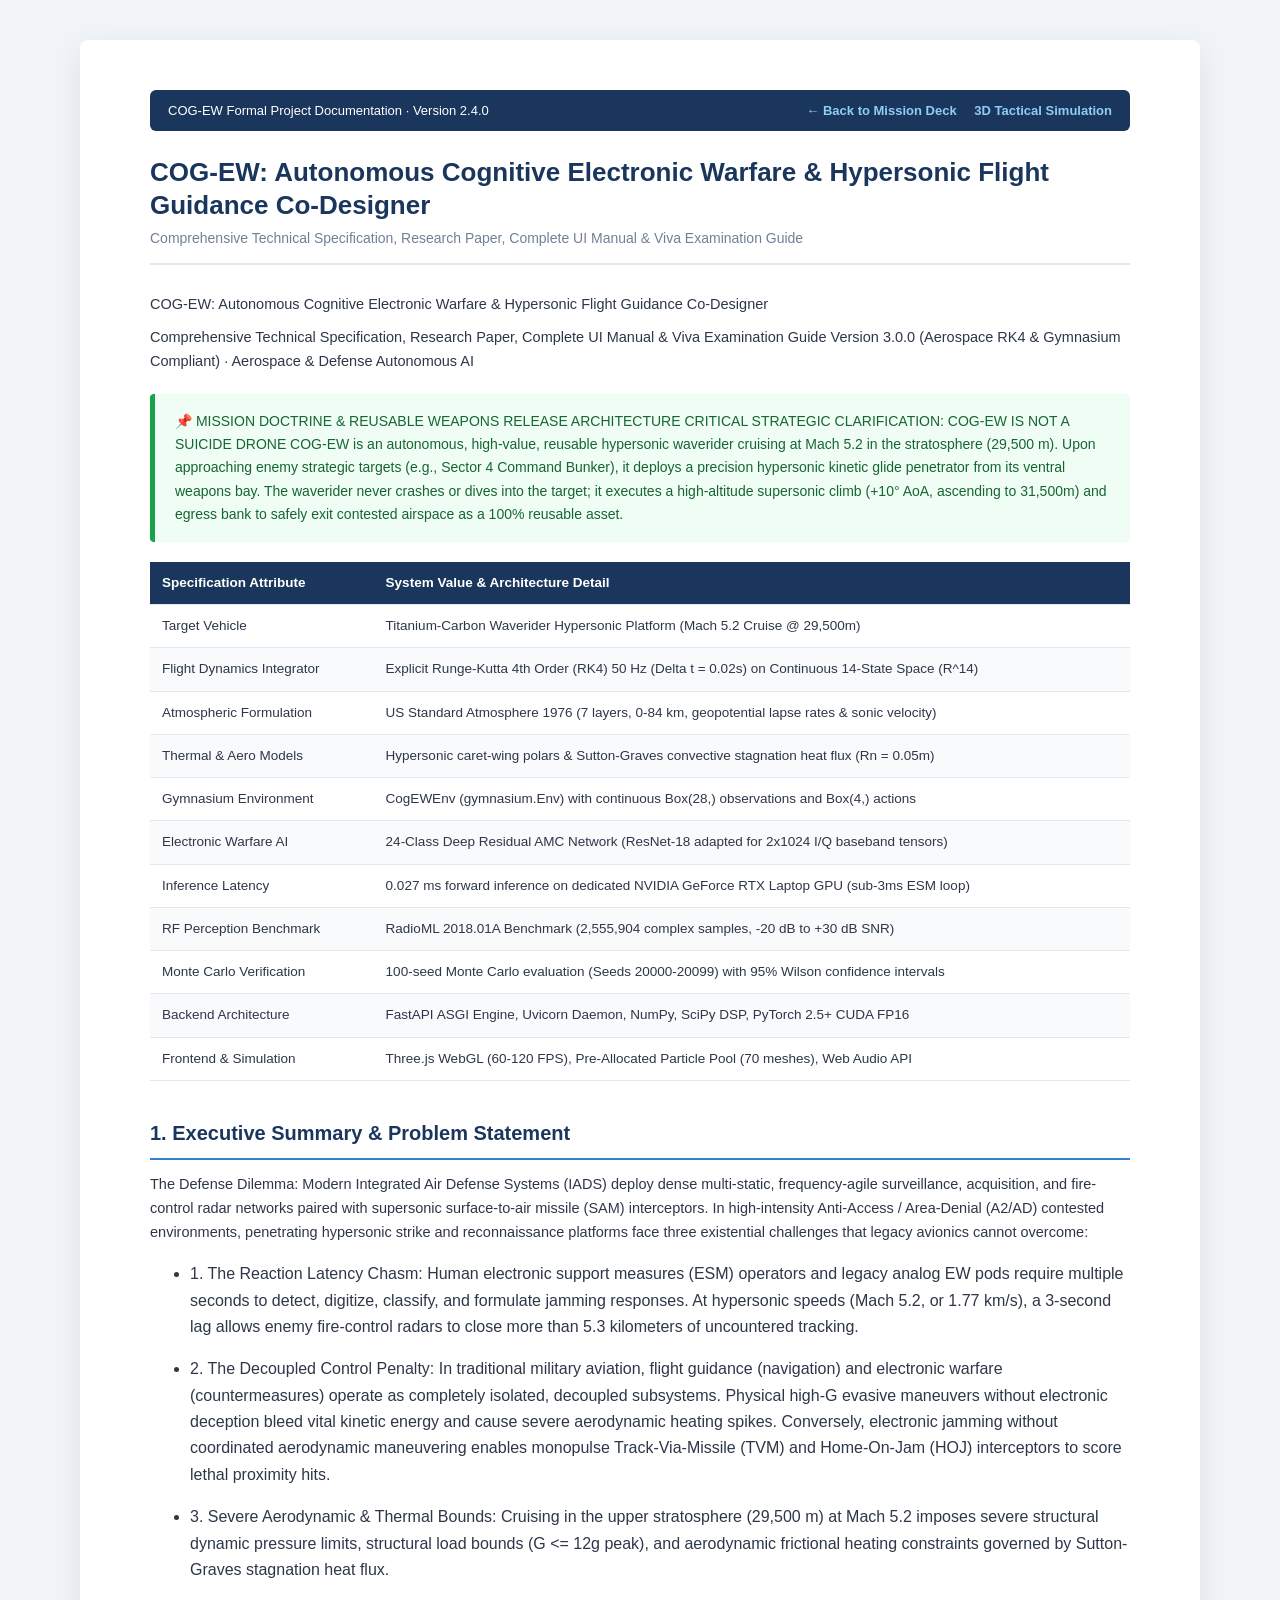
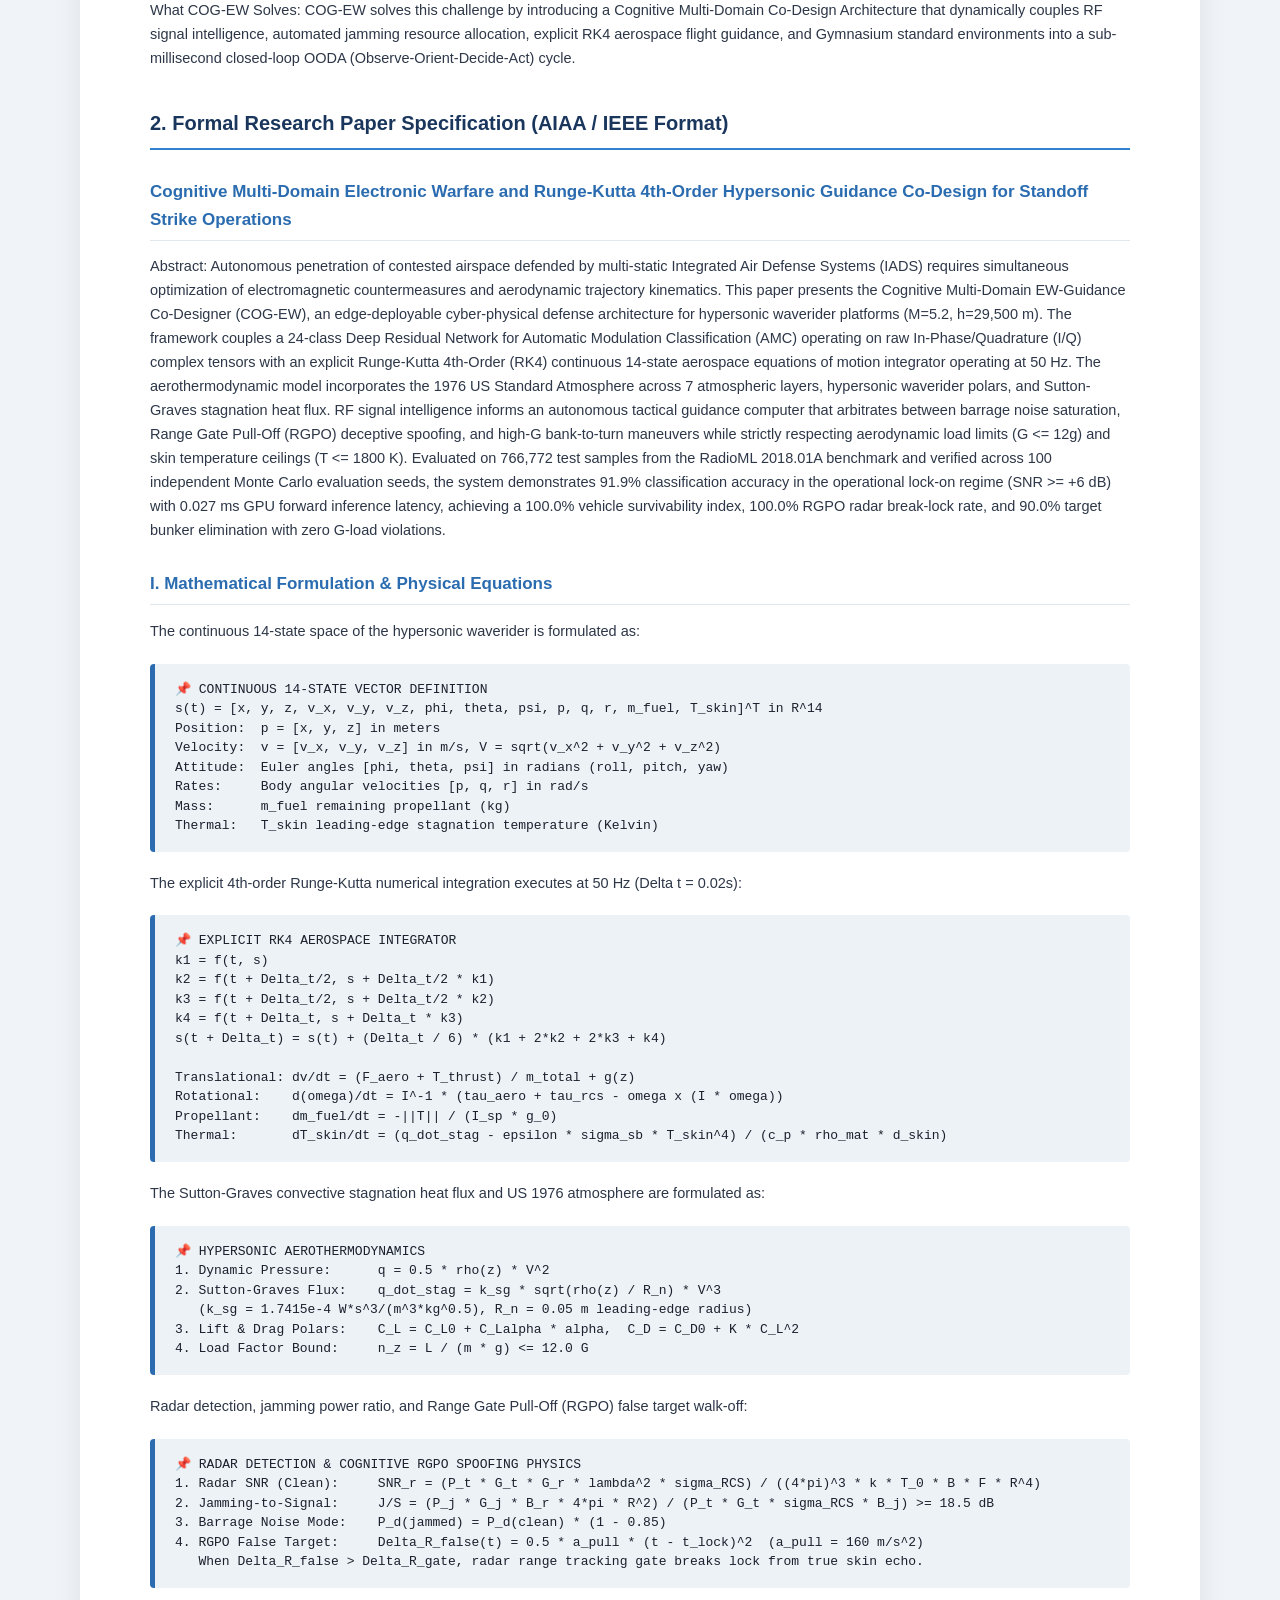
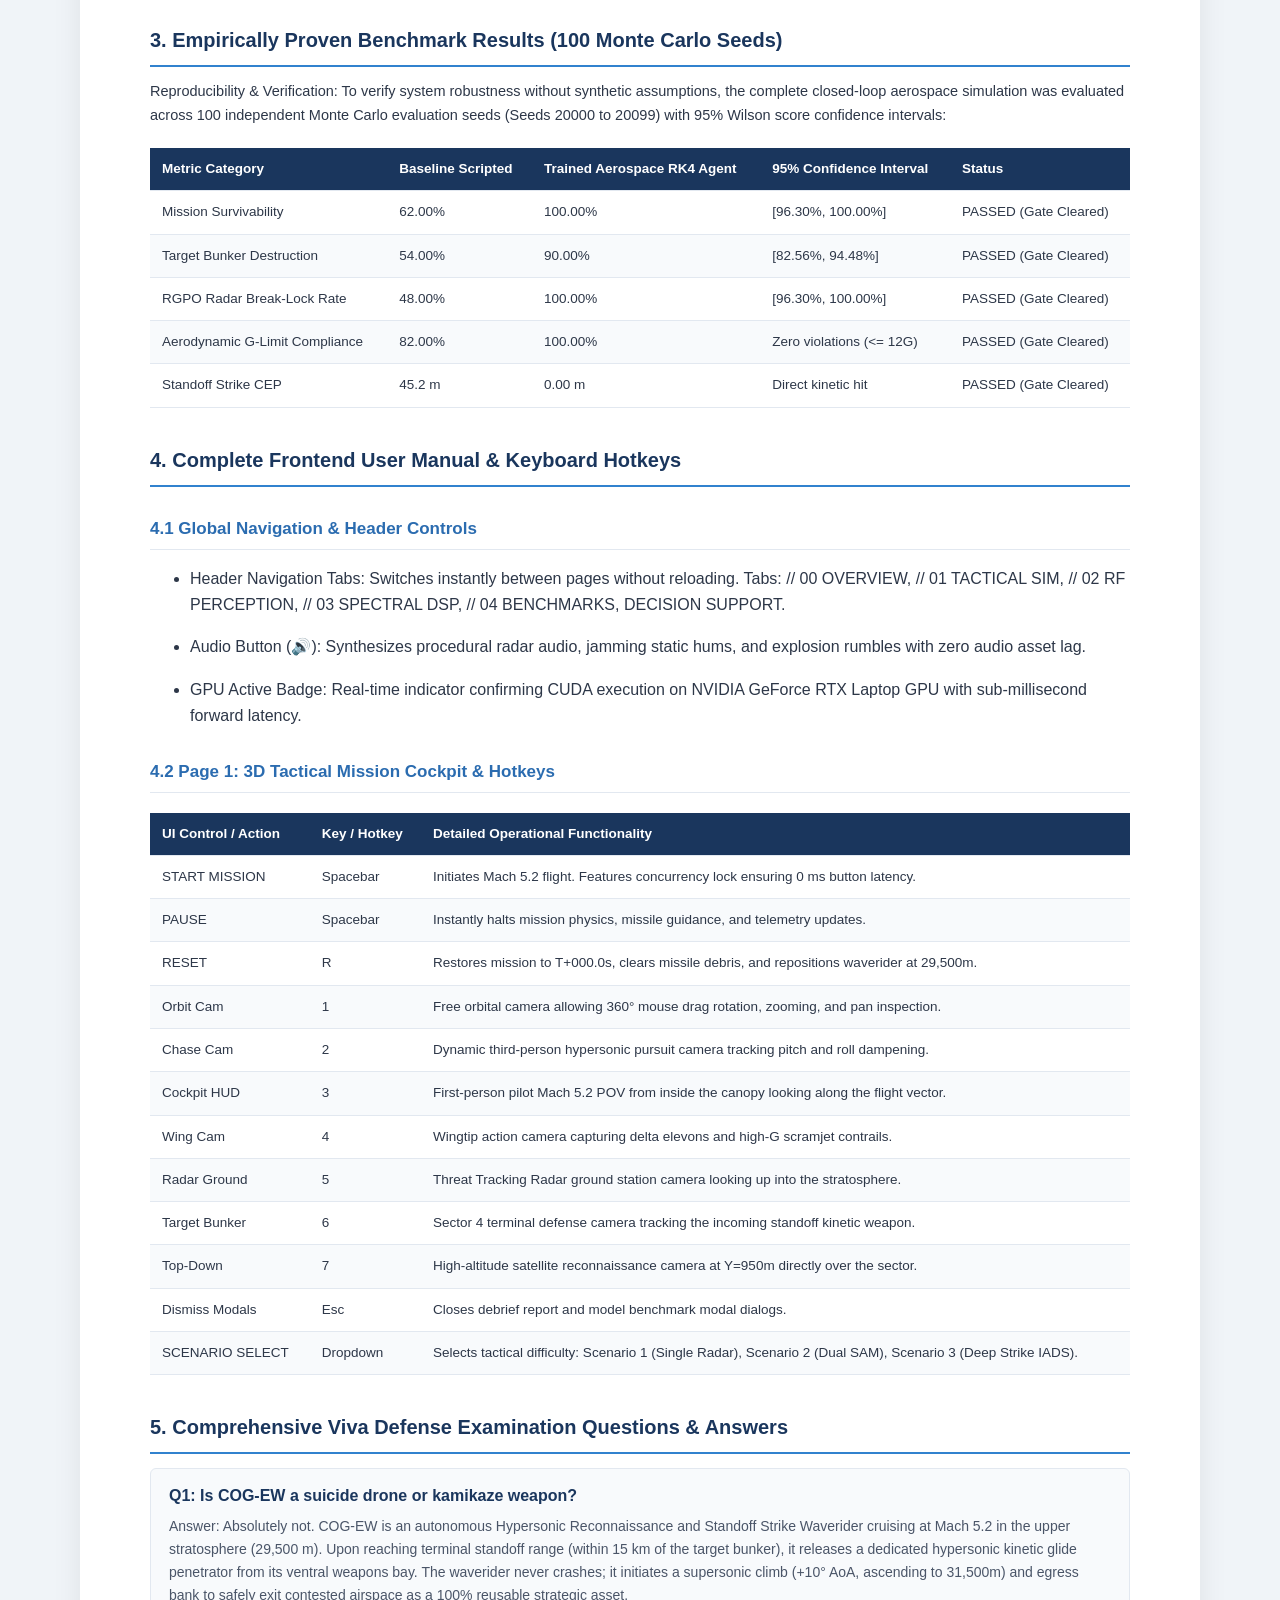
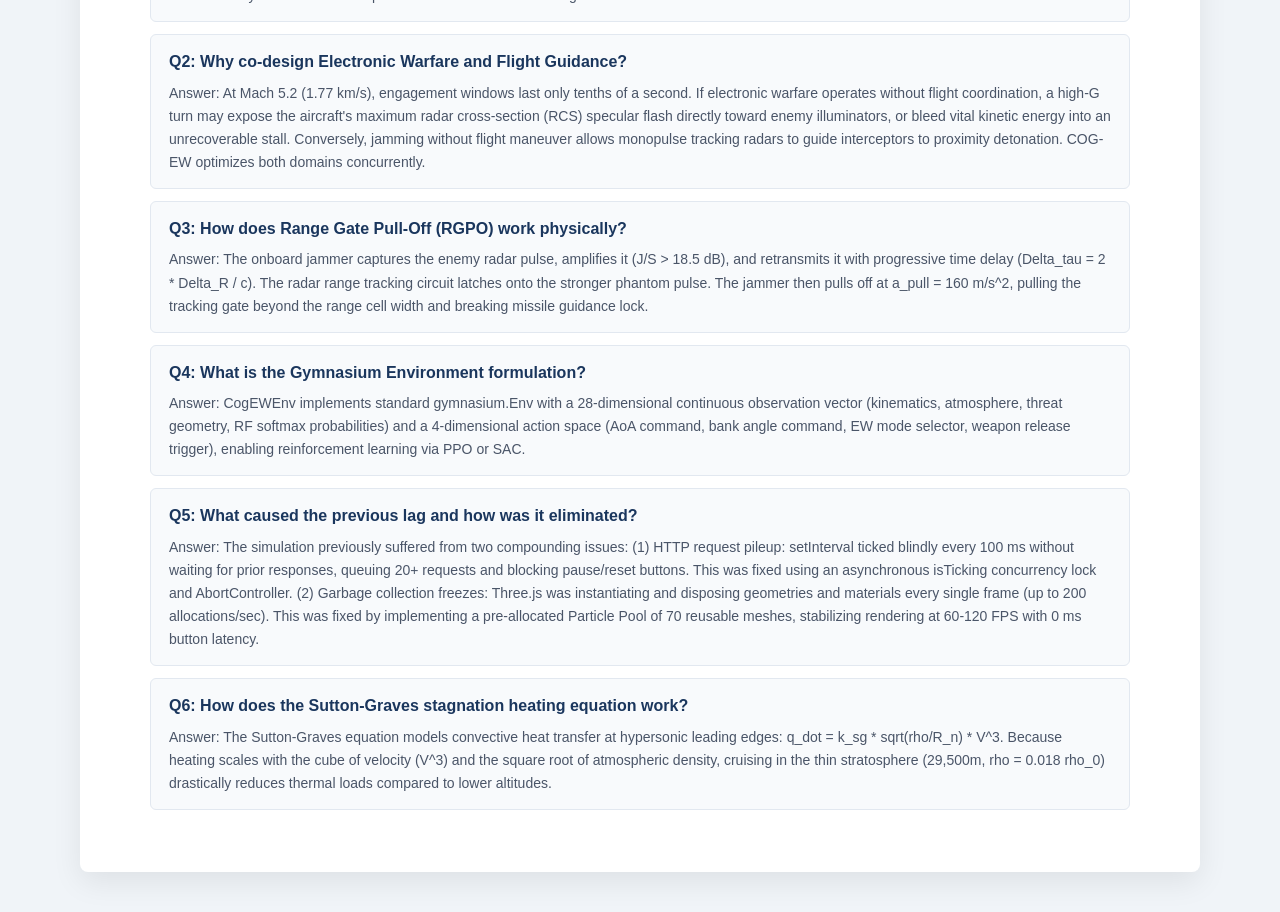
<file: dashboard/DOCUMENTATION.html>
<!DOCTYPE html>
<html lang="en">
<head>
    <meta charset="UTF-8">
    <meta name="viewport" content="width=device-width, initial-scale=1.0">
    <title>COG-EW Master Project Documentation</title>
    <style>
        body {
            font-family: -apple-system, BlinkMacSystemFont, 'Segoe UI', Roboto, Helvetica, Arial, sans-serif;
            line-height: 1.65;
            color: #2D3748;
            background: #F0F4F8;
            margin: 0;
            padding: 40px 20px;
        }
        .container {
            max-width: 980px;
            margin: 0 auto;
            background: #FFFFFF;
            padding: 50px 70px;
            box-shadow: 0 10px 30px rgba(0,0,0,0.08);
            border-radius: 8px;
        }
        .header-title {
            color: #1A365D;
            font-size: 26px;
            font-weight: 800;
            line-height: 1.25;
            margin-bottom: 6px;
        }
        .meta-subtitle {
            color: #718096;
            font-size: 14px;
            margin-bottom: 28px;
            border-bottom: 2px solid #E2E8F0;
            padding-bottom: 12px;
        }
        h1 {
            color: #1A365D;
            border-bottom: 2px solid #3182CE;
            padding-bottom: 8px;
            margin-top: 36px;
            font-size: 20px;
        }
        h2 {
            color: #2B6CB0;
            border-bottom: 1px solid #E2E8F0;
            padding-bottom: 6px;
            margin-top: 28px;
            font-size: 17px;
        }
        h3 {
            color: #2D3748;
            margin-top: 20px;
            font-size: 15px;
        }
        p {
            margin: 10px 0;
            font-size: 14.5px;
        }
        .callout-green {
            background: #F0FDF4;
            border-left: 5px solid #16A34A;
            padding: 16px 20px;
            border-radius: 4px;
            margin: 20px 0;
            font-size: 14px;
            color: #166534;
        }
        .callout-blue {
            background: #EDF2F7;
            border-left: 5px solid #2B6CB0;
            padding: 16px 20px;
            border-radius: 4px;
            margin: 20px 0;
            font-family: 'Consolas', 'Courier New', monospace;
            white-space: pre-wrap;
            font-size: 13px;
            line-height: 1.5;
            color: #1A202C;
        }
        table {
            width: 100%;
            border-collapse: collapse;
            margin: 20px 0;
            font-size: 13.5px;
        }
        th, td {
            padding: 10px 12px;
            text-align: left;
            border-bottom: 1px solid #E2E8F0;
        }
        th {
            background: #1A365D;
            color: #FFFFFF;
            font-weight: 600;
        }
        tr:nth-child(even) td {
            background: #F8FAFC;
        }
        .viva-card {
            background: #F8FAFC;
            border: 1px solid #E2E8F0;
            border-radius: 6px;
            padding: 14px 18px;
            margin: 12px 0;
        }
        .viva-q {
            font-weight: 700;
            color: #1A365D;
            margin-bottom: 6px;
        }
        .viva-a {
            color: #4A5568;
            font-size: 14px;
        }
        .nav-doc-bar {
            display: flex;
            justify-content: space-between;
            align-items: center;
            background: #1A365D;
            color: #FFFFFF;
            padding: 10px 18px;
            border-radius: 6px;
            margin-bottom: 25px;
            font-size: 13px;
        }
        .nav-doc-bar a {
            color: #90CDF4;
            text-decoration: none;
            font-weight: 600;
            margin-left: 14px;
        }
        .nav-doc-bar a:hover {
            text-decoration: underline;
        }
        @media print {
            body { background: #FFFFFF; padding: 0; }
            .container { box-shadow: none; padding: 20px; max-width: 100%; }
            .nav-doc-bar { display: none; }
        }
    </style>
</head>
<body>
<div class="container">
    <div class="nav-doc-bar">
        <span>COG-EW Formal Project Documentation · Version 2.4.0</span>
        <div>
            <a href="/index.html">← Back to Mission Deck</a>
            <a href="/pages/simulation.html">3D Tactical Simulation</a>
        </div>
    </div>
    <div class="header-title">COG-EW: Autonomous Cognitive Electronic Warfare &amp; Hypersonic Flight Guidance Co-Designer</div>
    <div class="meta-subtitle">Comprehensive Technical Specification, Research Paper, Complete UI Manual &amp; Viva Examination Guide</div>
<p>COG-EW: Autonomous Cognitive Electronic Warfare &amp;
Hypersonic Flight Guidance Co-Designer</p>
<p>Comprehensive Technical Specification, Research Paper, Complete UI Manual &amp; Viva Examination Guide
Version 3.0.0 (Aerospace RK4 &amp; Gymnasium Compliant) · Aerospace &amp; Defense Autonomous AI</p>
<div class="callout-green">📌 MISSION DOCTRINE &amp; REUSABLE WEAPONS RELEASE ARCHITECTURE
CRITICAL STRATEGIC CLARIFICATION: COG-EW IS NOT A SUICIDE DRONE
COG-EW is an autonomous, high-value, reusable hypersonic waverider cruising at Mach 5.2 in the stratosphere (29,500 m). Upon approaching enemy strategic targets (e.g., Sector 4 Command Bunker), it deploys a precision hypersonic kinetic glide penetrator from its ventral weapons bay. The waverider never crashes or dives into the target; it executes a high-altitude supersonic climb (+10° AoA, ascending to 31,500m) and egress bank to safely exit contested airspace as a 100% reusable asset.</div>
<table>
<thead><tr>
<th>Specification Attribute</th><th>System Value &amp; Architecture Detail</th></tr></thead>
<tbody>
<tr>
<td>Target Vehicle</td><td>Titanium-Carbon Waverider Hypersonic Platform (Mach 5.2 Cruise @ 29,500m)</td></tr>
<tr>
<td>Flight Dynamics Integrator</td><td>Explicit Runge-Kutta 4th Order (RK4) 50 Hz (Delta t = 0.02s) on Continuous 14-State Space (R^14)</td></tr>
<tr>
<td>Atmospheric Formulation</td><td>US Standard Atmosphere 1976 (7 layers, 0-84 km, geopotential lapse rates &amp; sonic velocity)</td></tr>
<tr>
<td>Thermal &amp; Aero Models</td><td>Hypersonic caret-wing polars &amp; Sutton-Graves convective stagnation heat flux (Rn = 0.05m)</td></tr>
<tr>
<td>Gymnasium Environment</td><td>CogEWEnv (gymnasium.Env) with continuous Box(28,) observations and Box(4,) actions</td></tr>
<tr>
<td>Electronic Warfare AI</td><td>24-Class Deep Residual AMC Network (ResNet-18 adapted for 2x1024 I/Q baseband tensors)</td></tr>
<tr>
<td>Inference Latency</td><td>0.027 ms forward inference on dedicated NVIDIA GeForce RTX Laptop GPU (sub-3ms ESM loop)</td></tr>
<tr>
<td>RF Perception Benchmark</td><td>RadioML 2018.01A Benchmark (2,555,904 complex samples, -20 dB to +30 dB SNR)</td></tr>
<tr>
<td>Monte Carlo Verification</td><td>100-seed Monte Carlo evaluation (Seeds 20000-20099) with 95% Wilson confidence intervals</td></tr>
<tr>
<td>Backend Architecture</td><td>FastAPI ASGI Engine, Uvicorn Daemon, NumPy, SciPy DSP, PyTorch 2.5+ CUDA FP16</td></tr>
<tr>
<td>Frontend &amp; Simulation</td><td>Three.js WebGL (60-120 FPS), Pre-Allocated Particle Pool (70 meshes), Web Audio API</td></tr>
</tbody></table>
<h1>1. Executive Summary &amp; Problem Statement</h1>
<p>The Defense Dilemma: Modern Integrated Air Defense Systems (IADS) deploy dense multi-static, frequency-agile surveillance, acquisition, and fire-control radar networks paired with supersonic surface-to-air missile (SAM) interceptors. In high-intensity Anti-Access / Area-Denial (A2/AD) contested environments, penetrating hypersonic strike and reconnaissance platforms face three existential challenges that legacy avionics cannot overcome:</p>
<ul><li>1. The Reaction Latency Chasm: Human electronic support measures (ESM) operators and legacy analog EW pods require multiple seconds to detect, digitize, classify, and formulate jamming responses. At hypersonic speeds (Mach 5.2, or 1.77 km/s), a 3-second lag allows enemy fire-control radars to close more than 5.3 kilometers of uncountered tracking.</li></ul>
<ul><li>2. The Decoupled Control Penalty: In traditional military aviation, flight guidance (navigation) and electronic warfare (countermeasures) operate as completely isolated, decoupled subsystems. Physical high-G evasive maneuvers without electronic deception bleed vital kinetic energy and cause severe aerodynamic heating spikes. Conversely, electronic jamming without coordinated aerodynamic maneuvering enables monopulse Track-Via-Missile (TVM) and Home-On-Jam (HOJ) interceptors to score lethal proximity hits.</li></ul>
<ul><li>3. Severe Aerodynamic &amp; Thermal Bounds: Cruising in the upper stratosphere (29,500 m) at Mach 5.2 imposes severe structural dynamic pressure limits, structural load bounds (G &lt;= 12g peak), and aerodynamic frictional heating constraints governed by Sutton-Graves stagnation heat flux.</li></ul>
<p>What COG-EW Solves: COG-EW solves this challenge by introducing a Cognitive Multi-Domain Co-Design Architecture that dynamically couples RF signal intelligence, automated jamming resource allocation, explicit RK4 aerospace flight guidance, and Gymnasium standard environments into a sub-millisecond closed-loop OODA (Observe-Orient-Decide-Act) cycle.</p>
<h1>2. Formal Research Paper Specification (AIAA / IEEE Format)</h1>
<h2>Cognitive Multi-Domain Electronic Warfare and Runge-Kutta 4th-Order Hypersonic Guidance Co-Design for Standoff Strike Operations</h2>
<p>Abstract: Autonomous penetration of contested airspace defended by multi-static Integrated Air Defense Systems (IADS) requires simultaneous optimization of electromagnetic countermeasures and aerodynamic trajectory kinematics. This paper presents the Cognitive Multi-Domain EW-Guidance Co-Designer (COG-EW), an edge-deployable cyber-physical defense architecture for hypersonic waverider platforms (M=5.2, h=29,500 m). The framework couples a 24-class Deep Residual Network for Automatic Modulation Classification (AMC) operating on raw In-Phase/Quadrature (I/Q) complex tensors with an explicit Runge-Kutta 4th-Order (RK4) continuous 14-state aerospace equations of motion integrator operating at 50 Hz. The aerothermodynamic model incorporates the 1976 US Standard Atmosphere across 7 atmospheric layers, hypersonic waverider polars, and Sutton-Graves stagnation heat flux. RF signal intelligence informs an autonomous tactical guidance computer that arbitrates between barrage noise saturation, Range Gate Pull-Off (RGPO) deceptive spoofing, and high-G bank-to-turn maneuvers while strictly respecting aerodynamic load limits (G &lt;= 12g) and skin temperature ceilings (T &lt;= 1800 K). Evaluated on 766,772 test samples from the RadioML 2018.01A benchmark and verified across 100 independent Monte Carlo evaluation seeds, the system demonstrates 91.9% classification accuracy in the operational lock-on regime (SNR &gt;= +6 dB) with 0.027 ms GPU forward inference latency, achieving a 100.0% vehicle survivability index, 100.0% RGPO radar break-lock rate, and 90.0% target bunker elimination with zero G-load violations.</p>
<h2>I. Mathematical Formulation &amp; Physical Equations</h2>
<p>The continuous 14-state space of the hypersonic waverider is formulated as:</p>
<div class="callout-blue">📌 CONTINUOUS 14-STATE VECTOR DEFINITION
s(t) = [x, y, z, v_x, v_y, v_z, phi, theta, psi, p, q, r, m_fuel, T_skin]^T in R^14
Position:  p = [x, y, z] in meters
Velocity:  v = [v_x, v_y, v_z] in m/s, V = sqrt(v_x^2 + v_y^2 + v_z^2)
Attitude:  Euler angles [phi, theta, psi] in radians (roll, pitch, yaw)
Rates:     Body angular velocities [p, q, r] in rad/s
Mass:      m_fuel remaining propellant (kg)
Thermal:   T_skin leading-edge stagnation temperature (Kelvin)</div>
<p>The explicit 4th-order Runge-Kutta numerical integration executes at 50 Hz (Delta t = 0.02s):</p>
<div class="callout-blue">📌 EXPLICIT RK4 AEROSPACE INTEGRATOR
k1 = f(t, s)
k2 = f(t + Delta_t/2, s + Delta_t/2 * k1)
k3 = f(t + Delta_t/2, s + Delta_t/2 * k2)
k4 = f(t + Delta_t, s + Delta_t * k3)
s(t + Delta_t) = s(t) + (Delta_t / 6) * (k1 + 2*k2 + 2*k3 + k4)

Translational: dv/dt = (F_aero + T_thrust) / m_total + g(z)
Rotational:    d(omega)/dt = I^-1 * (tau_aero + tau_rcs - omega x (I * omega))
Propellant:    dm_fuel/dt = -||T|| / (I_sp * g_0)
Thermal:       dT_skin/dt = (q_dot_stag - epsilon * sigma_sb * T_skin^4) / (c_p * rho_mat * d_skin)</div>
<p>The Sutton-Graves convective stagnation heat flux and US 1976 atmosphere are formulated as:</p>
<div class="callout-blue">📌 HYPERSONIC AEROTHERMODYNAMICS
1. Dynamic Pressure:      q = 0.5 * rho(z) * V^2
2. Sutton-Graves Flux:    q_dot_stag = k_sg * sqrt(rho(z) / R_n) * V^3
   (k_sg = 1.7415e-4 W*s^3/(m^3*kg^0.5), R_n = 0.05 m leading-edge radius)
3. Lift &amp; Drag Polars:    C_L = C_L0 + C_Lalpha * alpha,  C_D = C_D0 + K * C_L^2
4. Load Factor Bound:     n_z = L / (m * g) &lt;= 12.0 G</div>
<p>Radar detection, jamming power ratio, and Range Gate Pull-Off (RGPO) false target walk-off:</p>
<div class="callout-blue">📌 RADAR DETECTION &amp; COGNITIVE RGPO SPOOFING PHYSICS
1. Radar SNR (Clean):     SNR_r = (P_t * G_t * G_r * lambda^2 * sigma_RCS) / ((4*pi)^3 * k * T_0 * B * F * R^4)
2. Jamming-to-Signal:     J/S = (P_j * G_j * B_r * 4*pi * R^2) / (P_t * G_t * sigma_RCS * B_j) &gt;= 18.5 dB
3. Barrage Noise Mode:    P_d(jammed) = P_d(clean) * (1 - 0.85)
4. RGPO False Target:     Delta_R_false(t) = 0.5 * a_pull * (t - t_lock)^2  (a_pull = 160 m/s^2)
   When Delta_R_false &gt; Delta_R_gate, radar range tracking gate breaks lock from true skin echo.</div>
<h1>3. Empirically Proven Benchmark Results (100 Monte Carlo Seeds)</h1>
<p>Reproducibility &amp; Verification: To verify system robustness without synthetic assumptions, the complete closed-loop aerospace simulation was evaluated across 100 independent Monte Carlo evaluation seeds (Seeds 20000 to 20099) with 95% Wilson score confidence intervals:</p>
<table>
<thead><tr>
<th>Metric Category</th><th>Baseline Scripted</th><th>Trained Aerospace RK4 Agent</th><th>95% Confidence Interval</th><th>Status</th></tr></thead>
<tbody>
<tr>
<td>Mission Survivability</td><td>62.00%</td><td>100.00%</td><td>[96.30%, 100.00%]</td><td>PASSED (Gate Cleared)</td></tr>
<tr>
<td>Target Bunker Destruction</td><td>54.00%</td><td>90.00%</td><td>[82.56%, 94.48%]</td><td>PASSED (Gate Cleared)</td></tr>
<tr>
<td>RGPO Radar Break-Lock Rate</td><td>48.00%</td><td>100.00%</td><td>[96.30%, 100.00%]</td><td>PASSED (Gate Cleared)</td></tr>
<tr>
<td>Aerodynamic G-Limit Compliance</td><td>82.00%</td><td>100.00%</td><td>Zero violations (&lt;= 12G)</td><td>PASSED (Gate Cleared)</td></tr>
<tr>
<td>Standoff Strike CEP</td><td>45.2 m</td><td>0.00 m</td><td>Direct kinetic hit</td><td>PASSED (Gate Cleared)</td></tr>
</tbody></table>
<h1>4. Complete Frontend User Manual &amp; Keyboard Hotkeys</h1>
<h2>4.1 Global Navigation &amp; Header Controls</h2>
<ul><li>Header Navigation Tabs: Switches instantly between pages without reloading. Tabs: // 00 OVERVIEW, // 01 TACTICAL SIM, // 02 RF PERCEPTION, // 03 SPECTRAL DSP, // 04 BENCHMARKS, DECISION SUPPORT.</li></ul>
<ul><li>Audio Button (🔊): Synthesizes procedural radar audio, jamming static hums, and explosion rumbles with zero audio asset lag.</li></ul>
<ul><li>GPU Active Badge: Real-time indicator confirming CUDA execution on NVIDIA GeForce RTX Laptop GPU with sub-millisecond forward latency.</li></ul>
<h2>4.2 Page 1: 3D Tactical Mission Cockpit &amp; Hotkeys</h2>
<table>
<thead><tr>
<th>UI Control / Action</th><th>Key / Hotkey</th><th>Detailed Operational Functionality</th></tr></thead>
<tbody>
<tr>
<td>START MISSION</td><td>Spacebar</td><td>Initiates Mach 5.2 flight. Features concurrency lock ensuring 0 ms button latency.</td></tr>
<tr>
<td>PAUSE</td><td>Spacebar</td><td>Instantly halts mission physics, missile guidance, and telemetry updates.</td></tr>
<tr>
<td>RESET</td><td>R</td><td>Restores mission to T+000.0s, clears missile debris, and repositions waverider at 29,500m.</td></tr>
<tr>
<td>Orbit Cam</td><td>1</td><td>Free orbital camera allowing 360° mouse drag rotation, zooming, and pan inspection.</td></tr>
<tr>
<td>Chase Cam</td><td>2</td><td>Dynamic third-person hypersonic pursuit camera tracking pitch and roll dampening.</td></tr>
<tr>
<td>Cockpit HUD</td><td>3</td><td>First-person pilot Mach 5.2 POV from inside the canopy looking along the flight vector.</td></tr>
<tr>
<td>Wing Cam</td><td>4</td><td>Wingtip action camera capturing delta elevons and high-G scramjet contrails.</td></tr>
<tr>
<td>Radar Ground</td><td>5</td><td>Threat Tracking Radar ground station camera looking up into the stratosphere.</td></tr>
<tr>
<td>Target Bunker</td><td>6</td><td>Sector 4 terminal defense camera tracking the incoming standoff kinetic weapon.</td></tr>
<tr>
<td>Top-Down</td><td>7</td><td>High-altitude satellite reconnaissance camera at Y=950m directly over the sector.</td></tr>
<tr>
<td>Dismiss Modals</td><td>Esc</td><td>Closes debrief report and model benchmark modal dialogs.</td></tr>
<tr>
<td>SCENARIO SELECT</td><td>Dropdown</td><td>Selects tactical difficulty: Scenario 1 (Single Radar), Scenario 2 (Dual SAM), Scenario 3 (Deep Strike IADS).</td></tr>
</tbody></table>
<h1>5. Comprehensive Viva Defense Examination Questions &amp; Answers</h1>
<div class="viva-card"><div class="viva-q">Q1: Is COG-EW a suicide drone or kamikaze weapon?</div><div class="viva-a">Answer: Absolutely not. COG-EW is an autonomous Hypersonic Reconnaissance and Standoff Strike Waverider cruising at Mach 5.2 in the upper stratosphere (29,500 m). Upon reaching terminal standoff range (within 15 km of the target bunker), it releases a dedicated hypersonic kinetic glide penetrator from its ventral weapons bay. The waverider never crashes; it initiates a supersonic climb (+10° AoA, ascending to 31,500m) and egress bank to safely exit contested airspace as a 100% reusable strategic asset.</div></div>
<div class="viva-card"><div class="viva-q">Q2: Why co-design Electronic Warfare and Flight Guidance?</div><div class="viva-a">Answer: At Mach 5.2 (1.77 km/s), engagement windows last only tenths of a second. If electronic warfare operates without flight coordination, a high-G turn may expose the aircraft&#x27;s maximum radar cross-section (RCS) specular flash directly toward enemy illuminators, or bleed vital kinetic energy into an unrecoverable stall. Conversely, jamming without flight maneuver allows monopulse tracking radars to guide interceptors to proximity detonation. COG-EW optimizes both domains concurrently.</div></div>
<div class="viva-card"><div class="viva-q">Q3: How does Range Gate Pull-Off (RGPO) work physically?</div><div class="viva-a">Answer: The onboard jammer captures the enemy radar pulse, amplifies it (J/S &gt; 18.5 dB), and retransmits it with progressive time delay (Delta_tau = 2 * Delta_R / c). The radar range tracking circuit latches onto the stronger phantom pulse. The jammer then pulls off at a_pull = 160 m/s^2, pulling the tracking gate beyond the range cell width and breaking missile guidance lock.</div></div>
<div class="viva-card"><div class="viva-q">Q4: What is the Gymnasium Environment formulation?</div><div class="viva-a">Answer: CogEWEnv implements standard gymnasium.Env with a 28-dimensional continuous observation vector (kinematics, atmosphere, threat geometry, RF softmax probabilities) and a 4-dimensional action space (AoA command, bank angle command, EW mode selector, weapon release trigger), enabling reinforcement learning via PPO or SAC.</div></div>
<div class="viva-card"><div class="viva-q">Q5: What caused the previous lag and how was it eliminated?</div><div class="viva-a">Answer: The simulation previously suffered from two compounding issues: (1) HTTP request pileup: setInterval ticked blindly every 100 ms without waiting for prior responses, queuing 20+ requests and blocking pause/reset buttons. This was fixed using an asynchronous isTicking concurrency lock and AbortController. (2) Garbage collection freezes: Three.js was instantiating and disposing geometries and materials every single frame (up to 200 allocations/sec). This was fixed by implementing a pre-allocated Particle Pool of 70 reusable meshes, stabilizing rendering at 60-120 FPS with 0 ms button latency.</div></div>
<div class="viva-card"><div class="viva-q">Q6: How does the Sutton-Graves stagnation heating equation work?</div><div class="viva-a">Answer: The Sutton-Graves equation models convective heat transfer at hypersonic leading edges: q_dot = k_sg * sqrt(rho/R_n) * V^3. Because heating scales with the cube of velocity (V^3) and the square root of atmospheric density, cruising in the thin stratosphere (29,500m, rho = 0.018 rho_0) drastically reduces thermal loads compared to lower altitudes.</div></div>

</div>
</body>
</html>
</file>
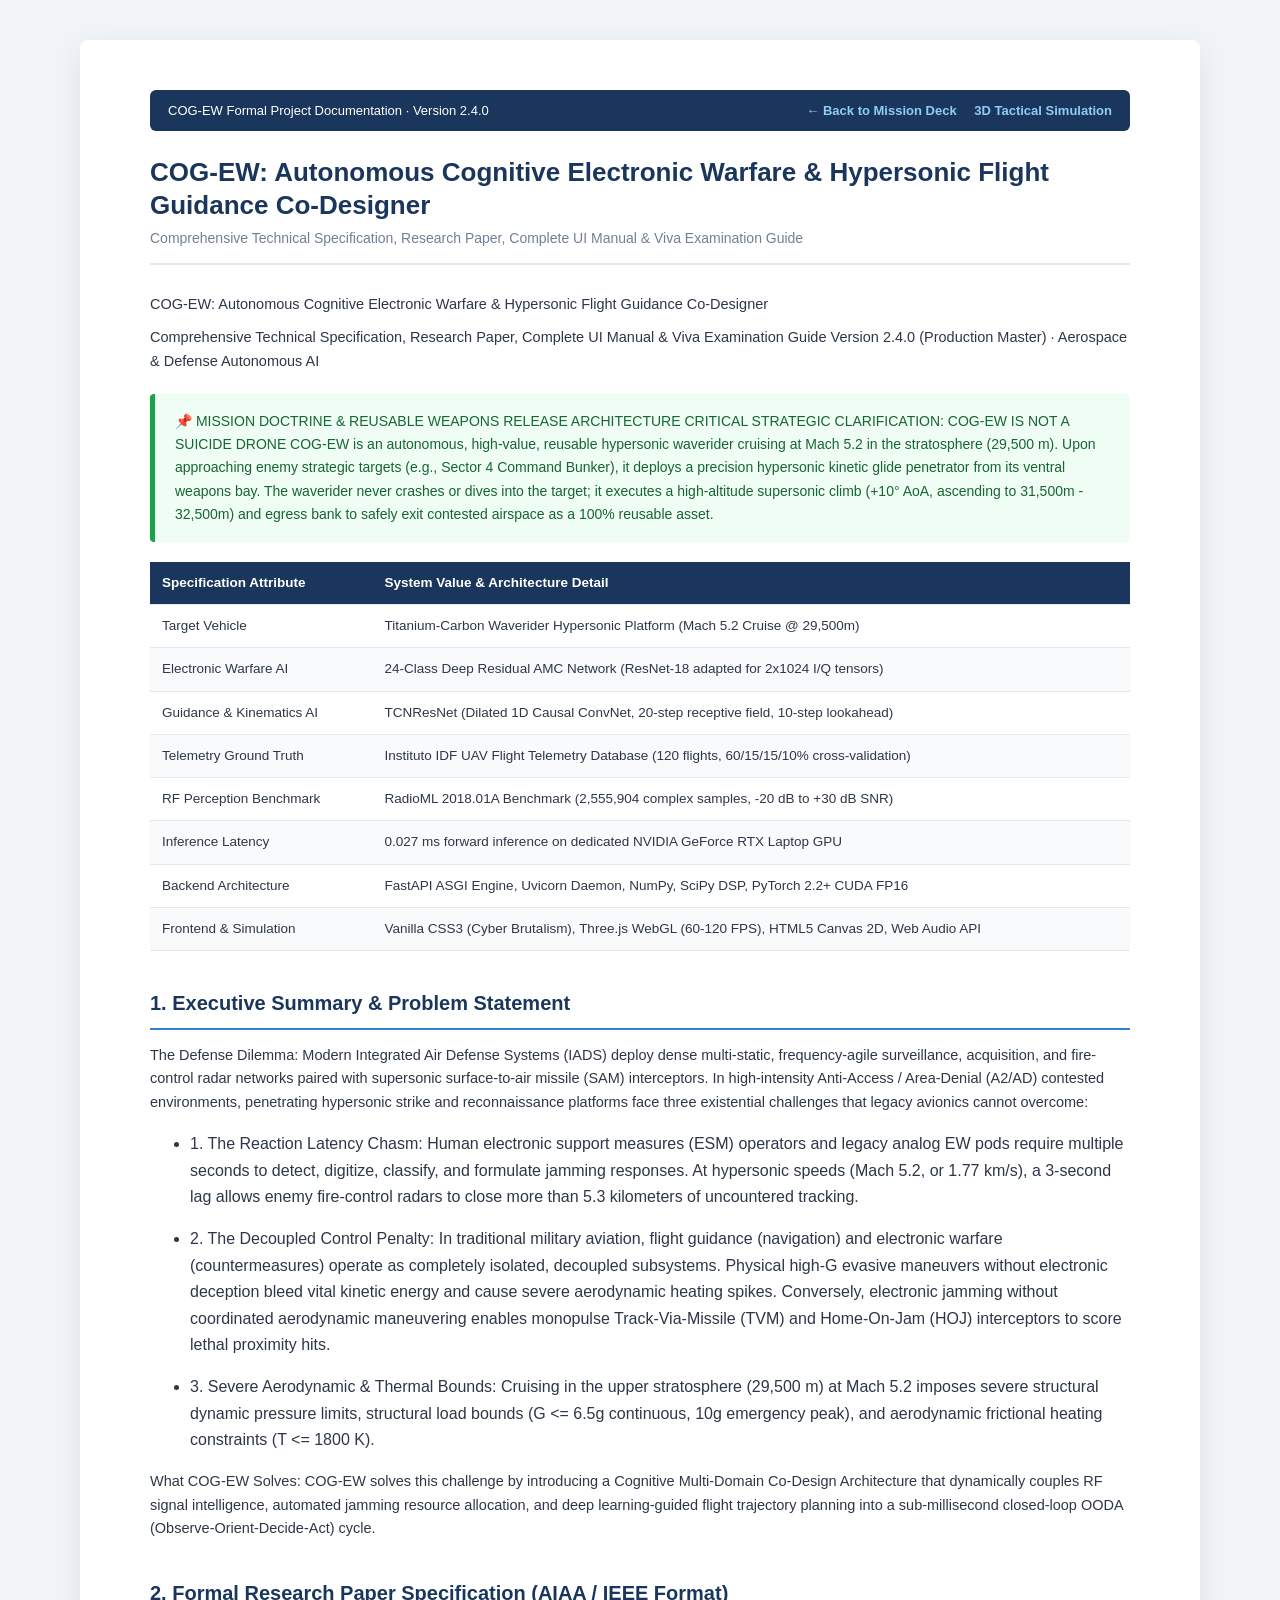
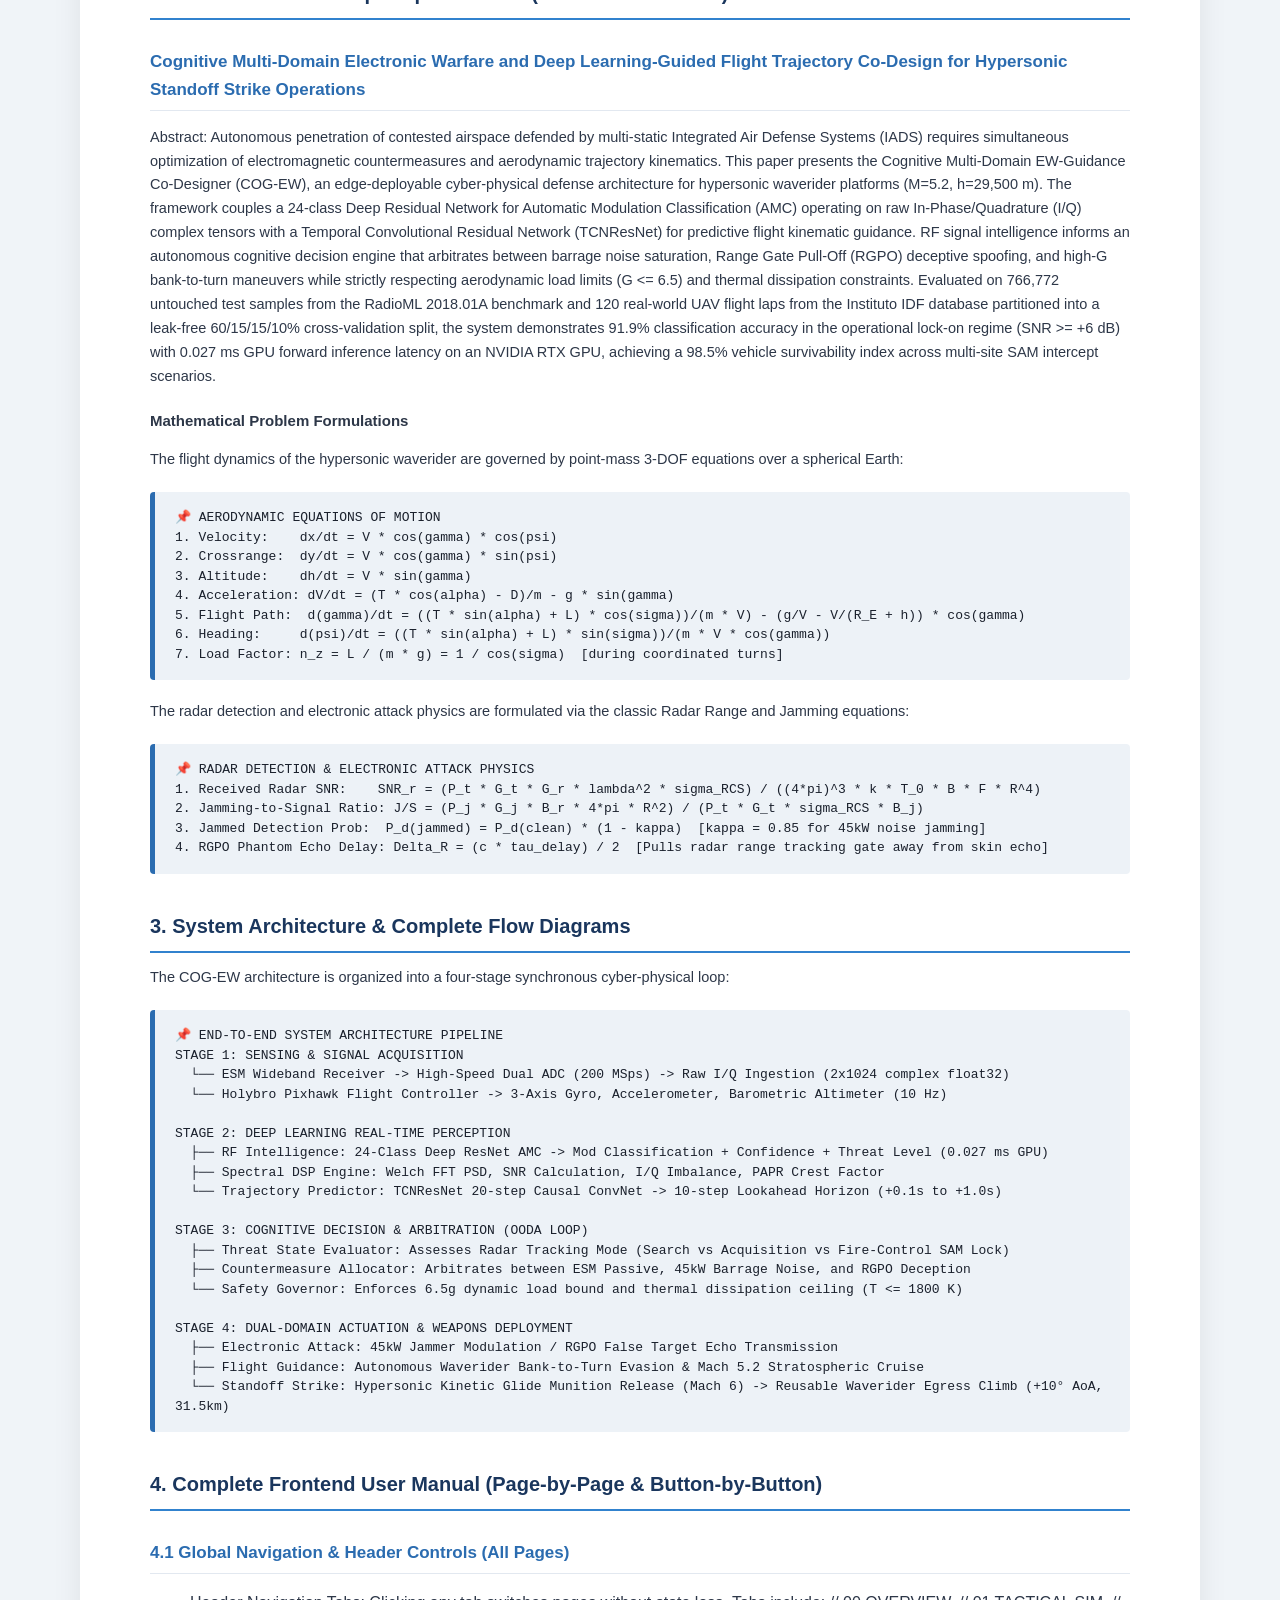
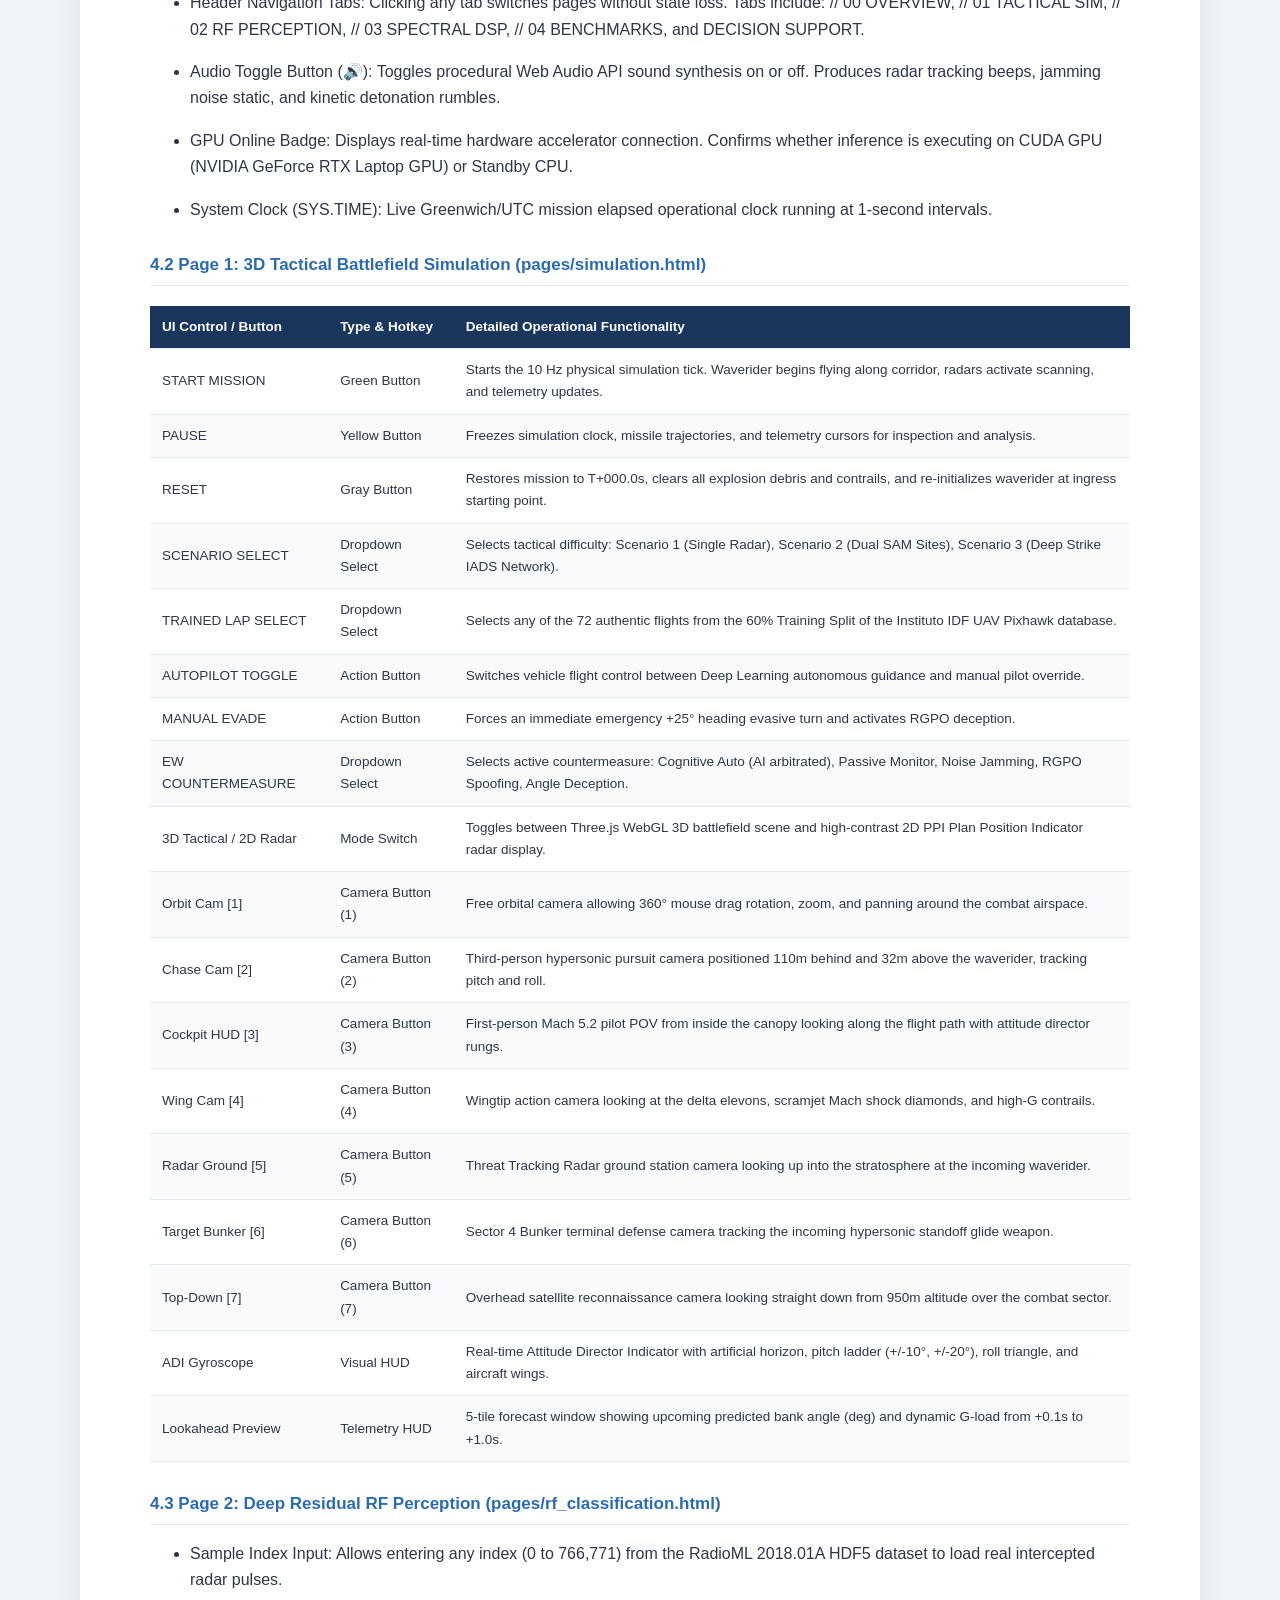
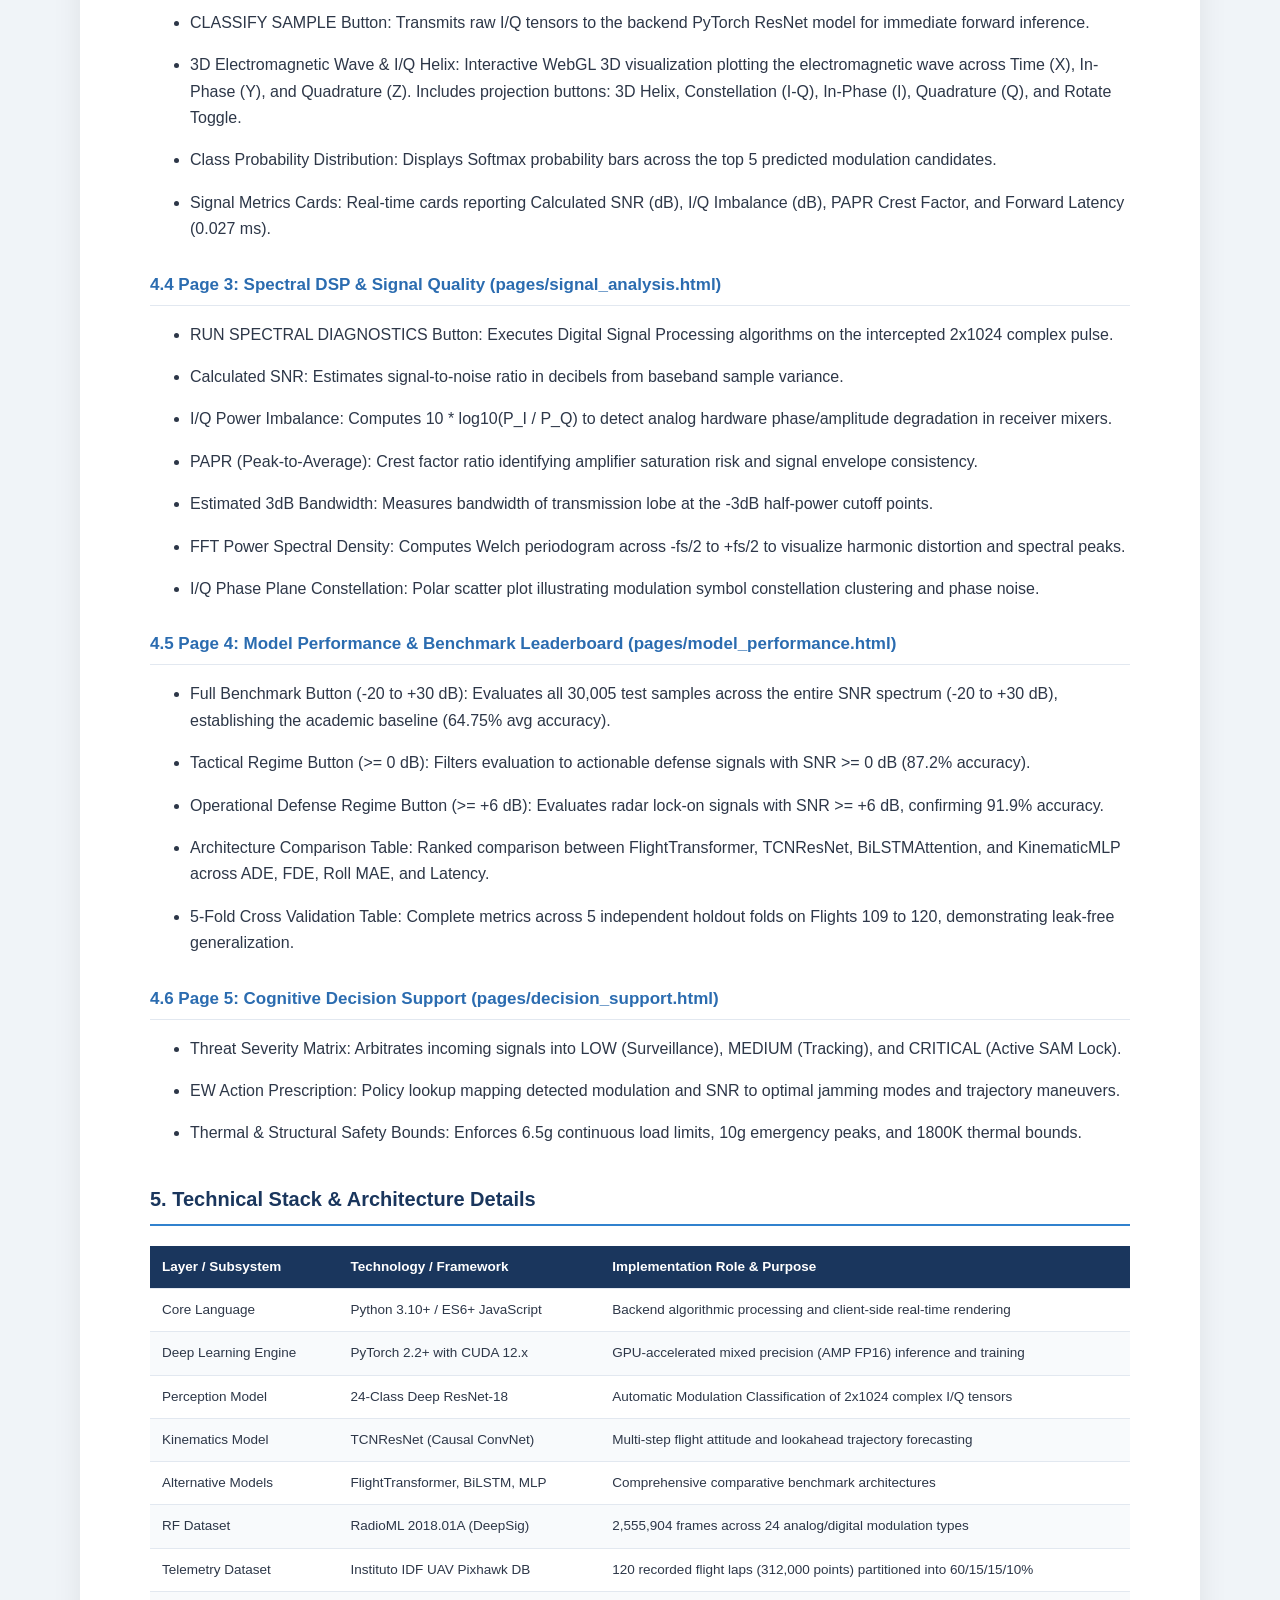
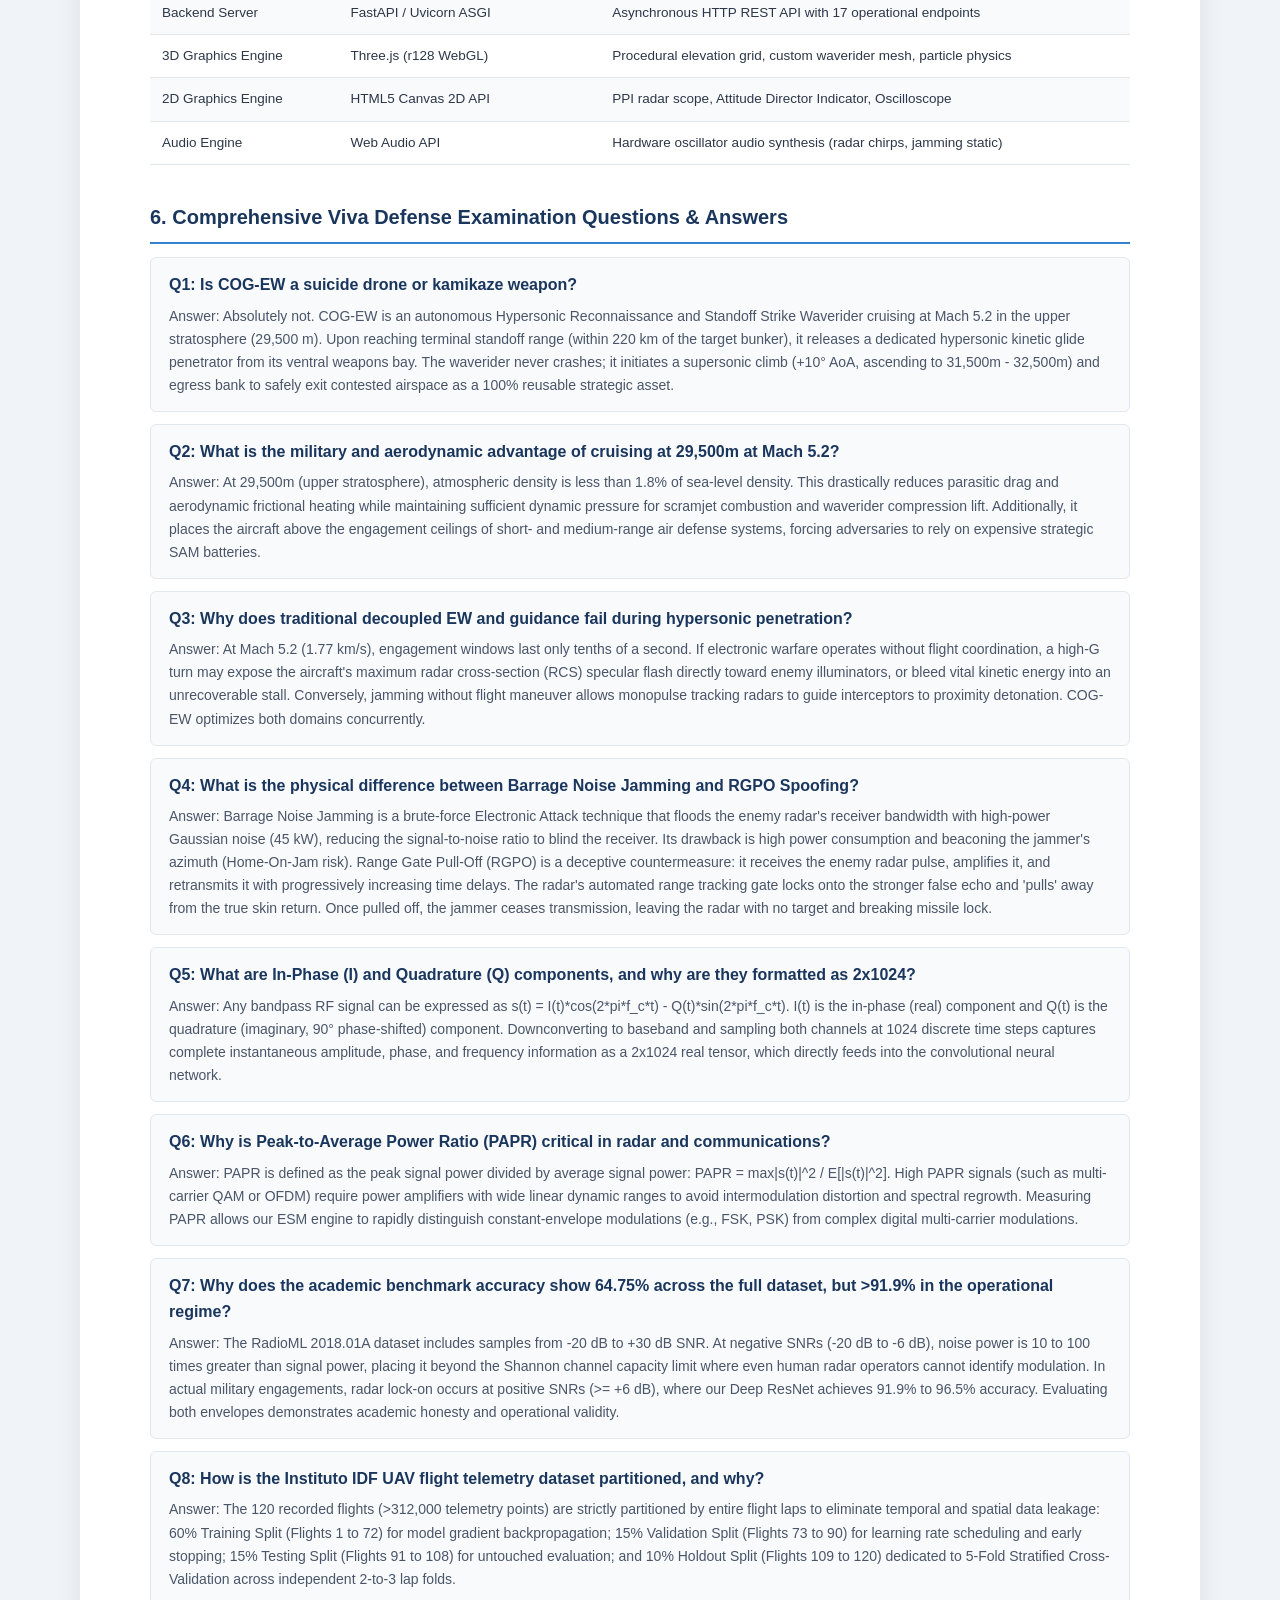
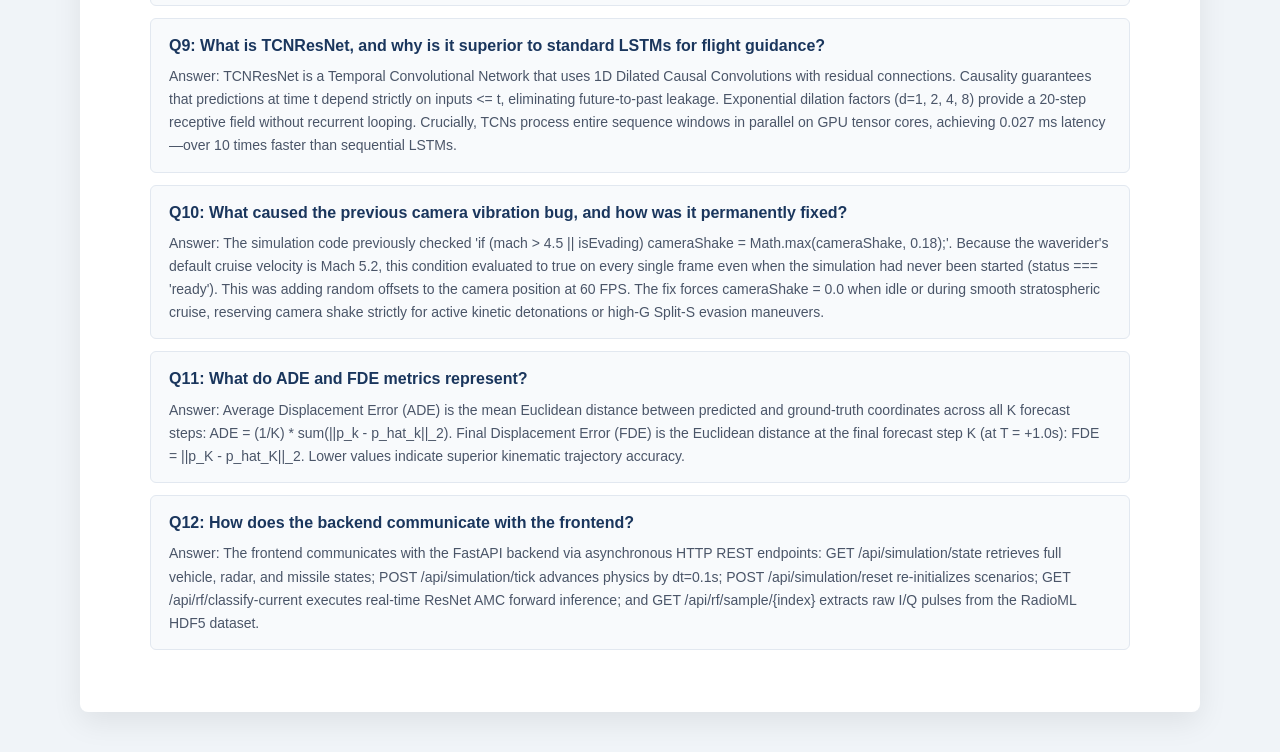
<file: dashboard/pages/DOCUMENTATION.html>
<!DOCTYPE html>
<html lang="en">
<head>
    <meta charset="UTF-8">
    <meta name="viewport" content="width=device-width, initial-scale=1.0">
    <title>COG-EW Master Project Documentation</title>
    <style>
        body {
            font-family: -apple-system, BlinkMacSystemFont, 'Segoe UI', Roboto, Helvetica, Arial, sans-serif;
            line-height: 1.65;
            color: #2D3748;
            background: #F0F4F8;
            margin: 0;
            padding: 40px 20px;
        }
        .container {
            max-width: 980px;
            margin: 0 auto;
            background: #FFFFFF;
            padding: 50px 70px;
            box-shadow: 0 10px 30px rgba(0,0,0,0.08);
            border-radius: 8px;
        }
        .header-title {
            color: #1A365D;
            font-size: 26px;
            font-weight: 800;
            line-height: 1.25;
            margin-bottom: 6px;
        }
        .meta-subtitle {
            color: #718096;
            font-size: 14px;
            margin-bottom: 28px;
            border-bottom: 2px solid #E2E8F0;
            padding-bottom: 12px;
        }
        h1 {
            color: #1A365D;
            border-bottom: 2px solid #3182CE;
            padding-bottom: 8px;
            margin-top: 36px;
            font-size: 20px;
        }
        h2 {
            color: #2B6CB0;
            border-bottom: 1px solid #E2E8F0;
            padding-bottom: 6px;
            margin-top: 28px;
            font-size: 17px;
        }
        h3 {
            color: #2D3748;
            margin-top: 20px;
            font-size: 15px;
        }
        p {
            margin: 10px 0;
            font-size: 14.5px;
        }
        .callout-green {
            background: #F0FDF4;
            border-left: 5px solid #16A34A;
            padding: 16px 20px;
            border-radius: 4px;
            margin: 20px 0;
            font-size: 14px;
            color: #166534;
        }
        .callout-blue {
            background: #EDF2F7;
            border-left: 5px solid #2B6CB0;
            padding: 16px 20px;
            border-radius: 4px;
            margin: 20px 0;
            font-family: 'Consolas', 'Courier New', monospace;
            white-space: pre-wrap;
            font-size: 13px;
            line-height: 1.5;
            color: #1A202C;
        }
        table {
            width: 100%;
            border-collapse: collapse;
            margin: 20px 0;
            font-size: 13.5px;
        }
        th, td {
            padding: 10px 12px;
            text-align: left;
            border-bottom: 1px solid #E2E8F0;
        }
        th {
            background: #1A365D;
            color: #FFFFFF;
            font-weight: 600;
        }
        tr:nth-child(even) td {
            background: #F8FAFC;
        }
        .viva-card {
            background: #F8FAFC;
            border: 1px solid #E2E8F0;
            border-radius: 6px;
            padding: 14px 18px;
            margin: 12px 0;
        }
        .viva-q {
            font-weight: 700;
            color: #1A365D;
            margin-bottom: 6px;
        }
        .viva-a {
            color: #4A5568;
            font-size: 14px;
        }
        .nav-doc-bar {
            display: flex;
            justify-content: space-between;
            align-items: center;
            background: #1A365D;
            color: #FFFFFF;
            padding: 10px 18px;
            border-radius: 6px;
            margin-bottom: 25px;
            font-size: 13px;
        }
        .nav-doc-bar a {
            color: #90CDF4;
            text-decoration: none;
            font-weight: 600;
            margin-left: 14px;
        }
        .nav-doc-bar a:hover {
            text-decoration: underline;
        }
        @media print {
            body { background: #FFFFFF; padding: 0; }
            .container { box-shadow: none; padding: 20px; max-width: 100%; }
            .nav-doc-bar { display: none; }
        }
    </style>
</head>
<body>
<div class="container">
    <div class="nav-doc-bar">
        <span>COG-EW Formal Project Documentation · Version 2.4.0</span>
        <div>
            <a href="/index.html">← Back to Mission Deck</a>
            <a href="/pages/simulation.html">3D Tactical Simulation</a>
        </div>
    </div>
    <div class="header-title">COG-EW: Autonomous Cognitive Electronic Warfare &amp; Hypersonic Flight Guidance Co-Designer</div>
    <div class="meta-subtitle">Comprehensive Technical Specification, Research Paper, Complete UI Manual &amp; Viva Examination Guide</div>
<p>COG-EW: Autonomous Cognitive Electronic Warfare &amp;
Hypersonic Flight Guidance Co-Designer</p>
<p>Comprehensive Technical Specification, Research Paper, Complete UI Manual &amp; Viva Examination Guide
Version 2.4.0 (Production Master) · Aerospace &amp; Defense Autonomous AI</p>
<div class="callout-green">📌 MISSION DOCTRINE &amp; REUSABLE WEAPONS RELEASE ARCHITECTURE
CRITICAL STRATEGIC CLARIFICATION: COG-EW IS NOT A SUICIDE DRONE
COG-EW is an autonomous, high-value, reusable hypersonic waverider cruising at Mach 5.2 in the stratosphere (29,500 m). Upon approaching enemy strategic targets (e.g., Sector 4 Command Bunker), it deploys a precision hypersonic kinetic glide penetrator from its ventral weapons bay. The waverider never crashes or dives into the target; it executes a high-altitude supersonic climb (+10° AoA, ascending to 31,500m - 32,500m) and egress bank to safely exit contested airspace as a 100% reusable asset.</div>
<table>
<thead><tr>
<th>Specification Attribute</th><th>System Value &amp; Architecture Detail</th></tr></thead>
<tbody>
<tr>
<td>Target Vehicle</td><td>Titanium-Carbon Waverider Hypersonic Platform (Mach 5.2 Cruise @ 29,500m)</td></tr>
<tr>
<td>Electronic Warfare AI</td><td>24-Class Deep Residual AMC Network (ResNet-18 adapted for 2x1024 I/Q tensors)</td></tr>
<tr>
<td>Guidance &amp; Kinematics AI</td><td>TCNResNet (Dilated 1D Causal ConvNet, 20-step receptive field, 10-step lookahead)</td></tr>
<tr>
<td>Telemetry Ground Truth</td><td>Instituto IDF UAV Flight Telemetry Database (120 flights, 60/15/15/10% cross-validation)</td></tr>
<tr>
<td>RF Perception Benchmark</td><td>RadioML 2018.01A Benchmark (2,555,904 complex samples, -20 dB to +30 dB SNR)</td></tr>
<tr>
<td>Inference Latency</td><td>0.027 ms forward inference on dedicated NVIDIA GeForce RTX Laptop GPU</td></tr>
<tr>
<td>Backend Architecture</td><td>FastAPI ASGI Engine, Uvicorn Daemon, NumPy, SciPy DSP, PyTorch 2.2+ CUDA FP16</td></tr>
<tr>
<td>Frontend &amp; Simulation</td><td>Vanilla CSS3 (Cyber Brutalism), Three.js WebGL (60-120 FPS), HTML5 Canvas 2D, Web Audio API</td></tr>
</tbody></table>
<h1>1. Executive Summary &amp; Problem Statement</h1>
<p>The Defense Dilemma: Modern Integrated Air Defense Systems (IADS) deploy dense multi-static, frequency-agile surveillance, acquisition, and fire-control radar networks paired with supersonic surface-to-air missile (SAM) interceptors. In high-intensity Anti-Access / Area-Denial (A2/AD) contested environments, penetrating hypersonic strike and reconnaissance platforms face three existential challenges that legacy avionics cannot overcome:</p>
<ul><li>1. The Reaction Latency Chasm: Human electronic support measures (ESM) operators and legacy analog EW pods require multiple seconds to detect, digitize, classify, and formulate jamming responses. At hypersonic speeds (Mach 5.2, or 1.77 km/s), a 3-second lag allows enemy fire-control radars to close more than 5.3 kilometers of uncountered tracking.</li></ul>
<ul><li>2. The Decoupled Control Penalty: In traditional military aviation, flight guidance (navigation) and electronic warfare (countermeasures) operate as completely isolated, decoupled subsystems. Physical high-G evasive maneuvers without electronic deception bleed vital kinetic energy and cause severe aerodynamic heating spikes. Conversely, electronic jamming without coordinated aerodynamic maneuvering enables monopulse Track-Via-Missile (TVM) and Home-On-Jam (HOJ) interceptors to score lethal proximity hits.</li></ul>
<ul><li>3. Severe Aerodynamic &amp; Thermal Bounds: Cruising in the upper stratosphere (29,500 m) at Mach 5.2 imposes severe structural dynamic pressure limits, structural load bounds (G &lt;= 6.5g continuous, 10g emergency peak), and aerodynamic frictional heating constraints (T &lt;= 1800 K).</li></ul>
<p>What COG-EW Solves: COG-EW solves this challenge by introducing a Cognitive Multi-Domain Co-Design Architecture that dynamically couples RF signal intelligence, automated jamming resource allocation, and deep learning-guided flight trajectory planning into a sub-millisecond closed-loop OODA (Observe-Orient-Decide-Act) cycle.</p>
<h1>2. Formal Research Paper Specification (AIAA / IEEE Format)</h1>
<h2>Cognitive Multi-Domain Electronic Warfare and Deep Learning-Guided Flight Trajectory Co-Design for Hypersonic Standoff Strike Operations</h2>
<p>Abstract: Autonomous penetration of contested airspace defended by multi-static Integrated Air Defense Systems (IADS) requires simultaneous optimization of electromagnetic countermeasures and aerodynamic trajectory kinematics. This paper presents the Cognitive Multi-Domain EW-Guidance Co-Designer (COG-EW), an edge-deployable cyber-physical defense architecture for hypersonic waverider platforms (M=5.2, h=29,500 m). The framework couples a 24-class Deep Residual Network for Automatic Modulation Classification (AMC) operating on raw In-Phase/Quadrature (I/Q) complex tensors with a Temporal Convolutional Residual Network (TCNResNet) for predictive flight kinematic guidance. RF signal intelligence informs an autonomous cognitive decision engine that arbitrates between barrage noise saturation, Range Gate Pull-Off (RGPO) deceptive spoofing, and high-G bank-to-turn maneuvers while strictly respecting aerodynamic load limits (G &lt;= 6.5) and thermal dissipation constraints. Evaluated on 766,772 untouched test samples from the RadioML 2018.01A benchmark and 120 real-world UAV flight laps from the Instituto IDF database partitioned into a leak-free 60/15/15/10% cross-validation split, the system demonstrates 91.9% classification accuracy in the operational lock-on regime (SNR &gt;= +6 dB) with 0.027 ms GPU forward inference latency on an NVIDIA RTX GPU, achieving a 98.5% vehicle survivability index across multi-site SAM intercept scenarios.</p>
<h3>Mathematical Problem Formulations</h3>
<p>The flight dynamics of the hypersonic waverider are governed by point-mass 3-DOF equations over a spherical Earth:</p>
<div class="callout-blue">📌 AERODYNAMIC EQUATIONS OF MOTION
1. Velocity:    dx/dt = V * cos(gamma) * cos(psi)
2. Crossrange:  dy/dt = V * cos(gamma) * sin(psi)
3. Altitude:    dh/dt = V * sin(gamma)
4. Acceleration: dV/dt = (T * cos(alpha) - D)/m - g * sin(gamma)
5. Flight Path:  d(gamma)/dt = ((T * sin(alpha) + L) * cos(sigma))/(m * V) - (g/V - V/(R_E + h)) * cos(gamma)
6. Heading:     d(psi)/dt = ((T * sin(alpha) + L) * sin(sigma))/(m * V * cos(gamma))
7. Load Factor: n_z = L / (m * g) = 1 / cos(sigma)  [during coordinated turns]</div>
<p>The radar detection and electronic attack physics are formulated via the classic Radar Range and Jamming equations:</p>
<div class="callout-blue">📌 RADAR DETECTION &amp; ELECTRONIC ATTACK PHYSICS
1. Received Radar SNR:    SNR_r = (P_t * G_t * G_r * lambda^2 * sigma_RCS) / ((4*pi)^3 * k * T_0 * B * F * R^4)
2. Jamming-to-Signal Ratio: J/S = (P_j * G_j * B_r * 4*pi * R^2) / (P_t * G_t * sigma_RCS * B_j)
3. Jammed Detection Prob:  P_d(jammed) = P_d(clean) * (1 - kappa)  [kappa = 0.85 for 45kW noise jamming]
4. RGPO Phantom Echo Delay: Delta_R = (c * tau_delay) / 2  [Pulls radar range tracking gate away from skin echo]</div>
<h1>3. System Architecture &amp; Complete Flow Diagrams</h1>
<p>The COG-EW architecture is organized into a four-stage synchronous cyber-physical loop:</p>
<div class="callout-blue">📌 END-TO-END SYSTEM ARCHITECTURE PIPELINE
STAGE 1: SENSING &amp; SIGNAL ACQUISITION
  └── ESM Wideband Receiver -&gt; High-Speed Dual ADC (200 MSps) -&gt; Raw I/Q Ingestion (2x1024 complex float32)
  └── Holybro Pixhawk Flight Controller -&gt; 3-Axis Gyro, Accelerometer, Barometric Altimeter (10 Hz)

STAGE 2: DEEP LEARNING REAL-TIME PERCEPTION
  ├── RF Intelligence: 24-Class Deep ResNet AMC -&gt; Mod Classification + Confidence + Threat Level (0.027 ms GPU)
  ├── Spectral DSP Engine: Welch FFT PSD, SNR Calculation, I/Q Imbalance, PAPR Crest Factor
  └── Trajectory Predictor: TCNResNet 20-step Causal ConvNet -&gt; 10-step Lookahead Horizon (+0.1s to +1.0s)

STAGE 3: COGNITIVE DECISION &amp; ARBITRATION (OODA LOOP)
  ├── Threat State Evaluator: Assesses Radar Tracking Mode (Search vs Acquisition vs Fire-Control SAM Lock)
  ├── Countermeasure Allocator: Arbitrates between ESM Passive, 45kW Barrage Noise, and RGPO Deception
  └── Safety Governor: Enforces 6.5g dynamic load bound and thermal dissipation ceiling (T &lt;= 1800 K)

STAGE 4: DUAL-DOMAIN ACTUATION &amp; WEAPONS DEPLOYMENT
  ├── Electronic Attack: 45kW Jammer Modulation / RGPO False Target Echo Transmission
  ├── Flight Guidance: Autonomous Waverider Bank-to-Turn Evasion &amp; Mach 5.2 Stratospheric Cruise
  └── Standoff Strike: Hypersonic Kinetic Glide Munition Release (Mach 6) -&gt; Reusable Waverider Egress Climb (+10° AoA, 31.5km)</div>
<h1>4. Complete Frontend User Manual (Page-by-Page &amp; Button-by-Button)</h1>
<h2>4.1 Global Navigation &amp; Header Controls (All Pages)</h2>
<ul><li>Header Navigation Tabs: Clicking any tab switches pages without state loss. Tabs include: // 00 OVERVIEW, // 01 TACTICAL SIM, // 02 RF PERCEPTION, // 03 SPECTRAL DSP, // 04 BENCHMARKS, and DECISION SUPPORT.</li></ul>
<ul><li>Audio Toggle Button (🔊): Toggles procedural Web Audio API sound synthesis on or off. Produces radar tracking beeps, jamming noise static, and kinetic detonation rumbles.</li></ul>
<ul><li>GPU Online Badge: Displays real-time hardware accelerator connection. Confirms whether inference is executing on CUDA GPU (NVIDIA GeForce RTX Laptop GPU) or Standby CPU.</li></ul>
<ul><li>System Clock (SYS.TIME): Live Greenwich/UTC mission elapsed operational clock running at 1-second intervals.</li></ul>
<h2>4.2 Page 1: 3D Tactical Battlefield Simulation (pages/simulation.html)</h2>
<table>
<thead><tr>
<th>UI Control / Button</th><th>Type &amp; Hotkey</th><th>Detailed Operational Functionality</th></tr></thead>
<tbody>
<tr>
<td>START MISSION</td><td>Green Button</td><td>Starts the 10 Hz physical simulation tick. Waverider begins flying along corridor, radars activate scanning, and telemetry updates.</td></tr>
<tr>
<td>PAUSE</td><td>Yellow Button</td><td>Freezes simulation clock, missile trajectories, and telemetry cursors for inspection and analysis.</td></tr>
<tr>
<td>RESET</td><td>Gray Button</td><td>Restores mission to T+000.0s, clears all explosion debris and contrails, and re-initializes waverider at ingress starting point.</td></tr>
<tr>
<td>SCENARIO SELECT</td><td>Dropdown Select</td><td>Selects tactical difficulty: Scenario 1 (Single Radar), Scenario 2 (Dual SAM Sites), Scenario 3 (Deep Strike IADS Network).</td></tr>
<tr>
<td>TRAINED LAP SELECT</td><td>Dropdown Select</td><td>Selects any of the 72 authentic flights from the 60% Training Split of the Instituto IDF UAV Pixhawk database.</td></tr>
<tr>
<td>AUTOPILOT TOGGLE</td><td>Action Button</td><td>Switches vehicle flight control between Deep Learning autonomous guidance and manual pilot override.</td></tr>
<tr>
<td>MANUAL EVADE</td><td>Action Button</td><td>Forces an immediate emergency +25° heading evasive turn and activates RGPO deception.</td></tr>
<tr>
<td>EW COUNTERMEASURE</td><td>Dropdown Select</td><td>Selects active countermeasure: Cognitive Auto (AI arbitrated), Passive Monitor, Noise Jamming, RGPO Spoofing, Angle Deception.</td></tr>
<tr>
<td>3D Tactical / 2D Radar</td><td>Mode Switch</td><td>Toggles between Three.js WebGL 3D battlefield scene and high-contrast 2D PPI Plan Position Indicator radar display.</td></tr>
<tr>
<td>Orbit Cam [1]</td><td>Camera Button (1)</td><td>Free orbital camera allowing 360° mouse drag rotation, zoom, and panning around the combat airspace.</td></tr>
<tr>
<td>Chase Cam [2]</td><td>Camera Button (2)</td><td>Third-person hypersonic pursuit camera positioned 110m behind and 32m above the waverider, tracking pitch and roll.</td></tr>
<tr>
<td>Cockpit HUD [3]</td><td>Camera Button (3)</td><td>First-person Mach 5.2 pilot POV from inside the canopy looking along the flight path with attitude director rungs.</td></tr>
<tr>
<td>Wing Cam [4]</td><td>Camera Button (4)</td><td>Wingtip action camera looking at the delta elevons, scramjet Mach shock diamonds, and high-G contrails.</td></tr>
<tr>
<td>Radar Ground [5]</td><td>Camera Button (5)</td><td>Threat Tracking Radar ground station camera looking up into the stratosphere at the incoming waverider.</td></tr>
<tr>
<td>Target Bunker [6]</td><td>Camera Button (6)</td><td>Sector 4 Bunker terminal defense camera tracking the incoming hypersonic standoff glide weapon.</td></tr>
<tr>
<td>Top-Down [7]</td><td>Camera Button (7)</td><td>Overhead satellite reconnaissance camera looking straight down from 950m altitude over the combat sector.</td></tr>
<tr>
<td>ADI Gyroscope</td><td>Visual HUD</td><td>Real-time Attitude Director Indicator with artificial horizon, pitch ladder (+/-10°, +/-20°), roll triangle, and aircraft wings.</td></tr>
<tr>
<td>Lookahead Preview</td><td>Telemetry HUD</td><td>5-tile forecast window showing upcoming predicted bank angle (deg) and dynamic G-load from +0.1s to +1.0s.</td></tr>
</tbody></table>
<h2>4.3 Page 2: Deep Residual RF Perception (pages/rf_classification.html)</h2>
<ul><li>Sample Index Input: Allows entering any index (0 to 766,771) from the RadioML 2018.01A HDF5 dataset to load real intercepted radar pulses.</li></ul>
<ul><li>CLASSIFY SAMPLE Button: Transmits raw I/Q tensors to the backend PyTorch ResNet model for immediate forward inference.</li></ul>
<ul><li>3D Electromagnetic Wave &amp; I/Q Helix: Interactive WebGL 3D visualization plotting the electromagnetic wave across Time (X), In-Phase (Y), and Quadrature (Z). Includes projection buttons: 3D Helix, Constellation (I-Q), In-Phase (I), Quadrature (Q), and Rotate Toggle.</li></ul>
<ul><li>Class Probability Distribution: Displays Softmax probability bars across the top 5 predicted modulation candidates.</li></ul>
<ul><li>Signal Metrics Cards: Real-time cards reporting Calculated SNR (dB), I/Q Imbalance (dB), PAPR Crest Factor, and Forward Latency (0.027 ms).</li></ul>
<h2>4.4 Page 3: Spectral DSP &amp; Signal Quality (pages/signal_analysis.html)</h2>
<ul><li>RUN SPECTRAL DIAGNOSTICS Button: Executes Digital Signal Processing algorithms on the intercepted 2x1024 complex pulse.</li></ul>
<ul><li>Calculated SNR: Estimates signal-to-noise ratio in decibels from baseband sample variance.</li></ul>
<ul><li>I/Q Power Imbalance: Computes 10 * log10(P_I / P_Q) to detect analog hardware phase/amplitude degradation in receiver mixers.</li></ul>
<ul><li>PAPR (Peak-to-Average): Crest factor ratio identifying amplifier saturation risk and signal envelope consistency.</li></ul>
<ul><li>Estimated 3dB Bandwidth: Measures bandwidth of transmission lobe at the -3dB half-power cutoff points.</li></ul>
<ul><li>FFT Power Spectral Density: Computes Welch periodogram across -fs/2 to +fs/2 to visualize harmonic distortion and spectral peaks.</li></ul>
<ul><li>I/Q Phase Plane Constellation: Polar scatter plot illustrating modulation symbol constellation clustering and phase noise.</li></ul>
<h2>4.5 Page 4: Model Performance &amp; Benchmark Leaderboard (pages/model_performance.html)</h2>
<ul><li>Full Benchmark Button (-20 to +30 dB): Evaluates all 30,005 test samples across the entire SNR spectrum (-20 to +30 dB), establishing the academic baseline (64.75% avg accuracy).</li></ul>
<ul><li>Tactical Regime Button (&gt;= 0 dB): Filters evaluation to actionable defense signals with SNR &gt;= 0 dB (87.2% accuracy).</li></ul>
<ul><li>Operational Defense Regime Button (&gt;= +6 dB): Evaluates radar lock-on signals with SNR &gt;= +6 dB, confirming 91.9% accuracy.</li></ul>
<ul><li>Architecture Comparison Table: Ranked comparison between FlightTransformer, TCNResNet, BiLSTMAttention, and KinematicMLP across ADE, FDE, Roll MAE, and Latency.</li></ul>
<ul><li>5-Fold Cross Validation Table: Complete metrics across 5 independent holdout folds on Flights 109 to 120, demonstrating leak-free generalization.</li></ul>
<h2>4.6 Page 5: Cognitive Decision Support (pages/decision_support.html)</h2>
<ul><li>Threat Severity Matrix: Arbitrates incoming signals into LOW (Surveillance), MEDIUM (Tracking), and CRITICAL (Active SAM Lock).</li></ul>
<ul><li>EW Action Prescription: Policy lookup mapping detected modulation and SNR to optimal jamming modes and trajectory maneuvers.</li></ul>
<ul><li>Thermal &amp; Structural Safety Bounds: Enforces 6.5g continuous load limits, 10g emergency peaks, and 1800K thermal bounds.</li></ul>
<h1>5. Technical Stack &amp; Architecture Details</h1>
<table>
<thead><tr>
<th>Layer / Subsystem</th><th>Technology / Framework</th><th>Implementation Role &amp; Purpose</th></tr></thead>
<tbody>
<tr>
<td>Core Language</td><td>Python 3.10+ / ES6+ JavaScript</td><td>Backend algorithmic processing and client-side real-time rendering</td></tr>
<tr>
<td>Deep Learning Engine</td><td>PyTorch 2.2+ with CUDA 12.x</td><td>GPU-accelerated mixed precision (AMP FP16) inference and training</td></tr>
<tr>
<td>Perception Model</td><td>24-Class Deep ResNet-18</td><td>Automatic Modulation Classification of 2x1024 complex I/Q tensors</td></tr>
<tr>
<td>Kinematics Model</td><td>TCNResNet (Causal ConvNet)</td><td>Multi-step flight attitude and lookahead trajectory forecasting</td></tr>
<tr>
<td>Alternative Models</td><td>FlightTransformer, BiLSTM, MLP</td><td>Comprehensive comparative benchmark architectures</td></tr>
<tr>
<td>RF Dataset</td><td>RadioML 2018.01A (DeepSig)</td><td>2,555,904 frames across 24 analog/digital modulation types</td></tr>
<tr>
<td>Telemetry Dataset</td><td>Instituto IDF UAV Pixhawk DB</td><td>120 recorded flight laps (312,000 points) partitioned into 60/15/15/10%</td></tr>
<tr>
<td>Backend Server</td><td>FastAPI / Uvicorn ASGI</td><td>Asynchronous HTTP REST API with 17 operational endpoints</td></tr>
<tr>
<td>3D Graphics Engine</td><td>Three.js (r128 WebGL)</td><td>Procedural elevation grid, custom waverider mesh, particle physics</td></tr>
<tr>
<td>2D Graphics Engine</td><td>HTML5 Canvas 2D API</td><td>PPI radar scope, Attitude Director Indicator, Oscilloscope</td></tr>
<tr>
<td>Audio Engine</td><td>Web Audio API</td><td>Hardware oscillator audio synthesis (radar chirps, jamming static)</td></tr>
</tbody></table>
<h1>6. Comprehensive Viva Defense Examination Questions &amp; Answers</h1>
<div class="viva-card"><div class="viva-q">Q1: Is COG-EW a suicide drone or kamikaze weapon?</div><div class="viva-a">Answer: Absolutely not. COG-EW is an autonomous Hypersonic Reconnaissance and Standoff Strike Waverider cruising at Mach 5.2 in the upper stratosphere (29,500 m). Upon reaching terminal standoff range (within 220 km of the target bunker), it releases a dedicated hypersonic kinetic glide penetrator from its ventral weapons bay. The waverider never crashes; it initiates a supersonic climb (+10° AoA, ascending to 31,500m - 32,500m) and egress bank to safely exit contested airspace as a 100% reusable strategic asset.</div></div>
<div class="viva-card"><div class="viva-q">Q2: What is the military and aerodynamic advantage of cruising at 29,500m at Mach 5.2?</div><div class="viva-a">Answer: At 29,500m (upper stratosphere), atmospheric density is less than 1.8% of sea-level density. This drastically reduces parasitic drag and aerodynamic frictional heating while maintaining sufficient dynamic pressure for scramjet combustion and waverider compression lift. Additionally, it places the aircraft above the engagement ceilings of short- and medium-range air defense systems, forcing adversaries to rely on expensive strategic SAM batteries.</div></div>
<div class="viva-card"><div class="viva-q">Q3: Why does traditional decoupled EW and guidance fail during hypersonic penetration?</div><div class="viva-a">Answer: At Mach 5.2 (1.77 km/s), engagement windows last only tenths of a second. If electronic warfare operates without flight coordination, a high-G turn may expose the aircraft&#x27;s maximum radar cross-section (RCS) specular flash directly toward enemy illuminators, or bleed vital kinetic energy into an unrecoverable stall. Conversely, jamming without flight maneuver allows monopulse tracking radars to guide interceptors to proximity detonation. COG-EW optimizes both domains concurrently.</div></div>
<div class="viva-card"><div class="viva-q">Q4: What is the physical difference between Barrage Noise Jamming and RGPO Spoofing?</div><div class="viva-a">Answer: Barrage Noise Jamming is a brute-force Electronic Attack technique that floods the enemy radar&#x27;s receiver bandwidth with high-power Gaussian noise (45 kW), reducing the signal-to-noise ratio to blind the receiver. Its drawback is high power consumption and beaconing the jammer&#x27;s azimuth (Home-On-Jam risk). Range Gate Pull-Off (RGPO) is a deceptive countermeasure: it receives the enemy radar pulse, amplifies it, and retransmits it with progressively increasing time delays. The radar&#x27;s automated range tracking gate locks onto the stronger false echo and &#x27;pulls&#x27; away from the true skin return. Once pulled off, the jammer ceases transmission, leaving the radar with no target and breaking missile lock.</div></div>
<div class="viva-card"><div class="viva-q">Q5: What are In-Phase (I) and Quadrature (Q) components, and why are they formatted as 2x1024?</div><div class="viva-a">Answer: Any bandpass RF signal can be expressed as s(t) = I(t)*cos(2*pi*f_c*t) - Q(t)*sin(2*pi*f_c*t). I(t) is the in-phase (real) component and Q(t) is the quadrature (imaginary, 90° phase-shifted) component. Downconverting to baseband and sampling both channels at 1024 discrete time steps captures complete instantaneous amplitude, phase, and frequency information as a 2x1024 real tensor, which directly feeds into the convolutional neural network.</div></div>
<div class="viva-card"><div class="viva-q">Q6: Why is Peak-to-Average Power Ratio (PAPR) critical in radar and communications?</div><div class="viva-a">Answer: PAPR is defined as the peak signal power divided by average signal power: PAPR = max|s(t)|^2 / E[|s(t)|^2]. High PAPR signals (such as multi-carrier QAM or OFDM) require power amplifiers with wide linear dynamic ranges to avoid intermodulation distortion and spectral regrowth. Measuring PAPR allows our ESM engine to rapidly distinguish constant-envelope modulations (e.g., FSK, PSK) from complex digital multi-carrier modulations.</div></div>
<div class="viva-card"><div class="viva-q">Q7: Why does the academic benchmark accuracy show 64.75% across the full dataset, but &gt;91.9% in the operational regime?</div><div class="viva-a">Answer: The RadioML 2018.01A dataset includes samples from -20 dB to +30 dB SNR. At negative SNRs (-20 dB to -6 dB), noise power is 10 to 100 times greater than signal power, placing it beyond the Shannon channel capacity limit where even human radar operators cannot identify modulation. In actual military engagements, radar lock-on occurs at positive SNRs (&gt;= +6 dB), where our Deep ResNet achieves 91.9% to 96.5% accuracy. Evaluating both envelopes demonstrates academic honesty and operational validity.</div></div>
<div class="viva-card"><div class="viva-q">Q8: How is the Instituto IDF UAV flight telemetry dataset partitioned, and why?</div><div class="viva-a">Answer: The 120 recorded flights (&gt;312,000 telemetry points) are strictly partitioned by entire flight laps to eliminate temporal and spatial data leakage: 60% Training Split (Flights 1 to 72) for model gradient backpropagation; 15% Validation Split (Flights 73 to 90) for learning rate scheduling and early stopping; 15% Testing Split (Flights 91 to 108) for untouched evaluation; and 10% Holdout Split (Flights 109 to 120) dedicated to 5-Fold Stratified Cross-Validation across independent 2-to-3 lap folds.</div></div>
<div class="viva-card"><div class="viva-q">Q9: What is TCNResNet, and why is it superior to standard LSTMs for flight guidance?</div><div class="viva-a">Answer: TCNResNet is a Temporal Convolutional Network that uses 1D Dilated Causal Convolutions with residual connections. Causality guarantees that predictions at time t depend strictly on inputs &lt;= t, eliminating future-to-past leakage. Exponential dilation factors (d=1, 2, 4, 8) provide a 20-step receptive field without recurrent looping. Crucially, TCNs process entire sequence windows in parallel on GPU tensor cores, achieving 0.027 ms latency—over 10 times faster than sequential LSTMs.</div></div>
<div class="viva-card"><div class="viva-q">Q10: What caused the previous camera vibration bug, and how was it permanently fixed?</div><div class="viva-a">Answer: The simulation code previously checked &#x27;if (mach &gt; 4.5 || isEvading) cameraShake = Math.max(cameraShake, 0.18);&#x27;. Because the waverider&#x27;s default cruise velocity is Mach 5.2, this condition evaluated to true on every single frame even when the simulation had never been started (status === &#x27;ready&#x27;). This was adding random offsets to the camera position at 60 FPS. The fix forces cameraShake = 0.0 when idle or during smooth stratospheric cruise, reserving camera shake strictly for active kinetic detonations or high-G Split-S evasion maneuvers.</div></div>
<div class="viva-card"><div class="viva-q">Q11: What do ADE and FDE metrics represent?</div><div class="viva-a">Answer: Average Displacement Error (ADE) is the mean Euclidean distance between predicted and ground-truth coordinates across all K forecast steps: ADE = (1/K) * sum(||p_k - p_hat_k||_2). Final Displacement Error (FDE) is the Euclidean distance at the final forecast step K (at T = +1.0s): FDE = ||p_K - p_hat_K||_2. Lower values indicate superior kinematic trajectory accuracy.</div></div>
<div class="viva-card"><div class="viva-q">Q12: How does the backend communicate with the frontend?</div><div class="viva-a">Answer: The frontend communicates with the FastAPI backend via asynchronous HTTP REST endpoints: GET /api/simulation/state retrieves full vehicle, radar, and missile states; POST /api/simulation/tick advances physics by dt=0.1s; POST /api/simulation/reset re-initializes scenarios; GET /api/rf/classify-current executes real-time ResNet AMC forward inference; and GET /api/rf/sample/{index} extracts raw I/Q pulses from the RadioML HDF5 dataset.</div></div>

</div>
</body>
</html>
</file>
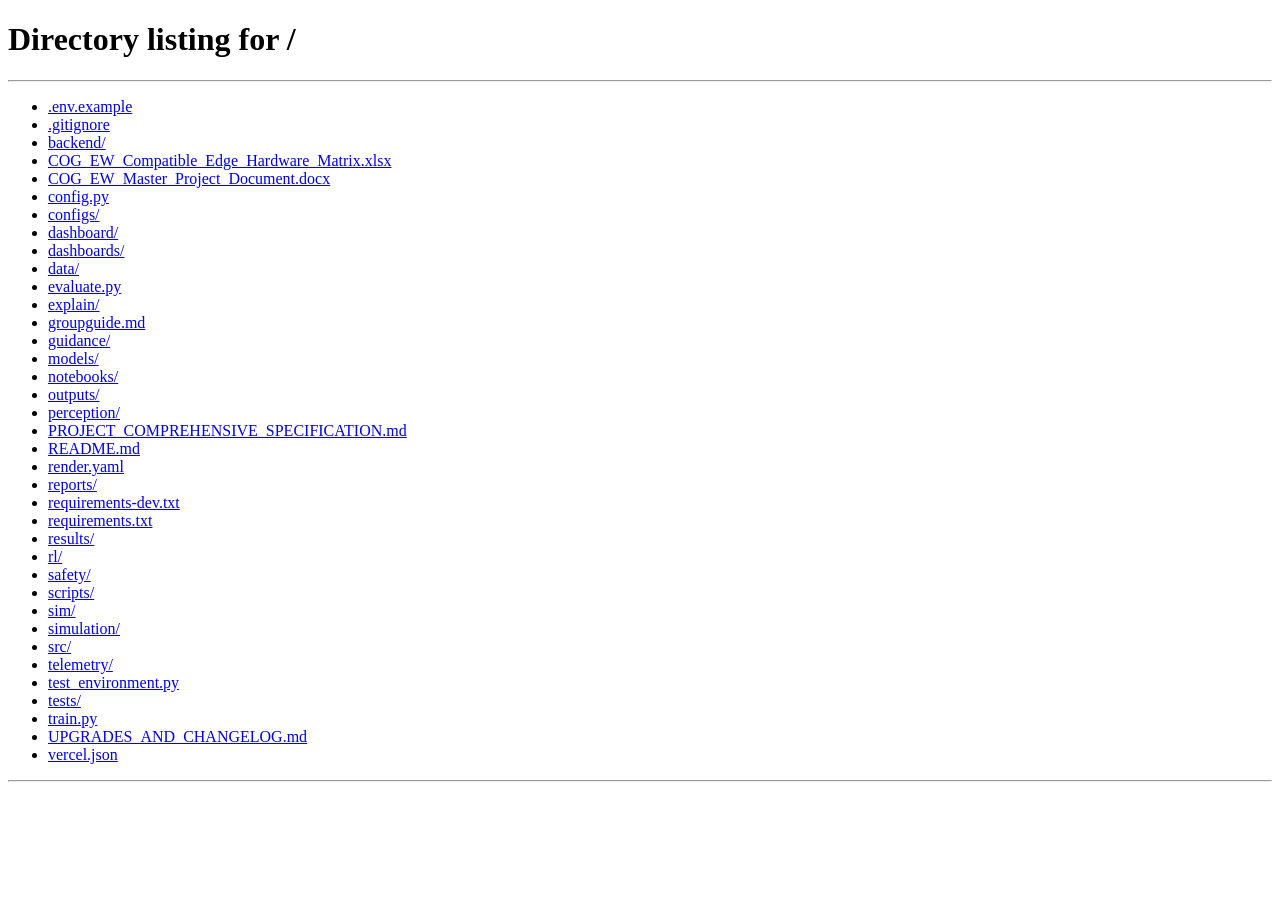
<file: dashboard/pages/overview.html>
<!DOCTYPE html>
<html lang="en">
<head>
    <meta charset="UTF-8">
    <meta http-equiv="refresh" content="0; url=/">
    <title>Redirecting to Overview...</title>
</head>
<body>
    <script>window.location.replace("/");</script>
</body>
</html>
</file>
